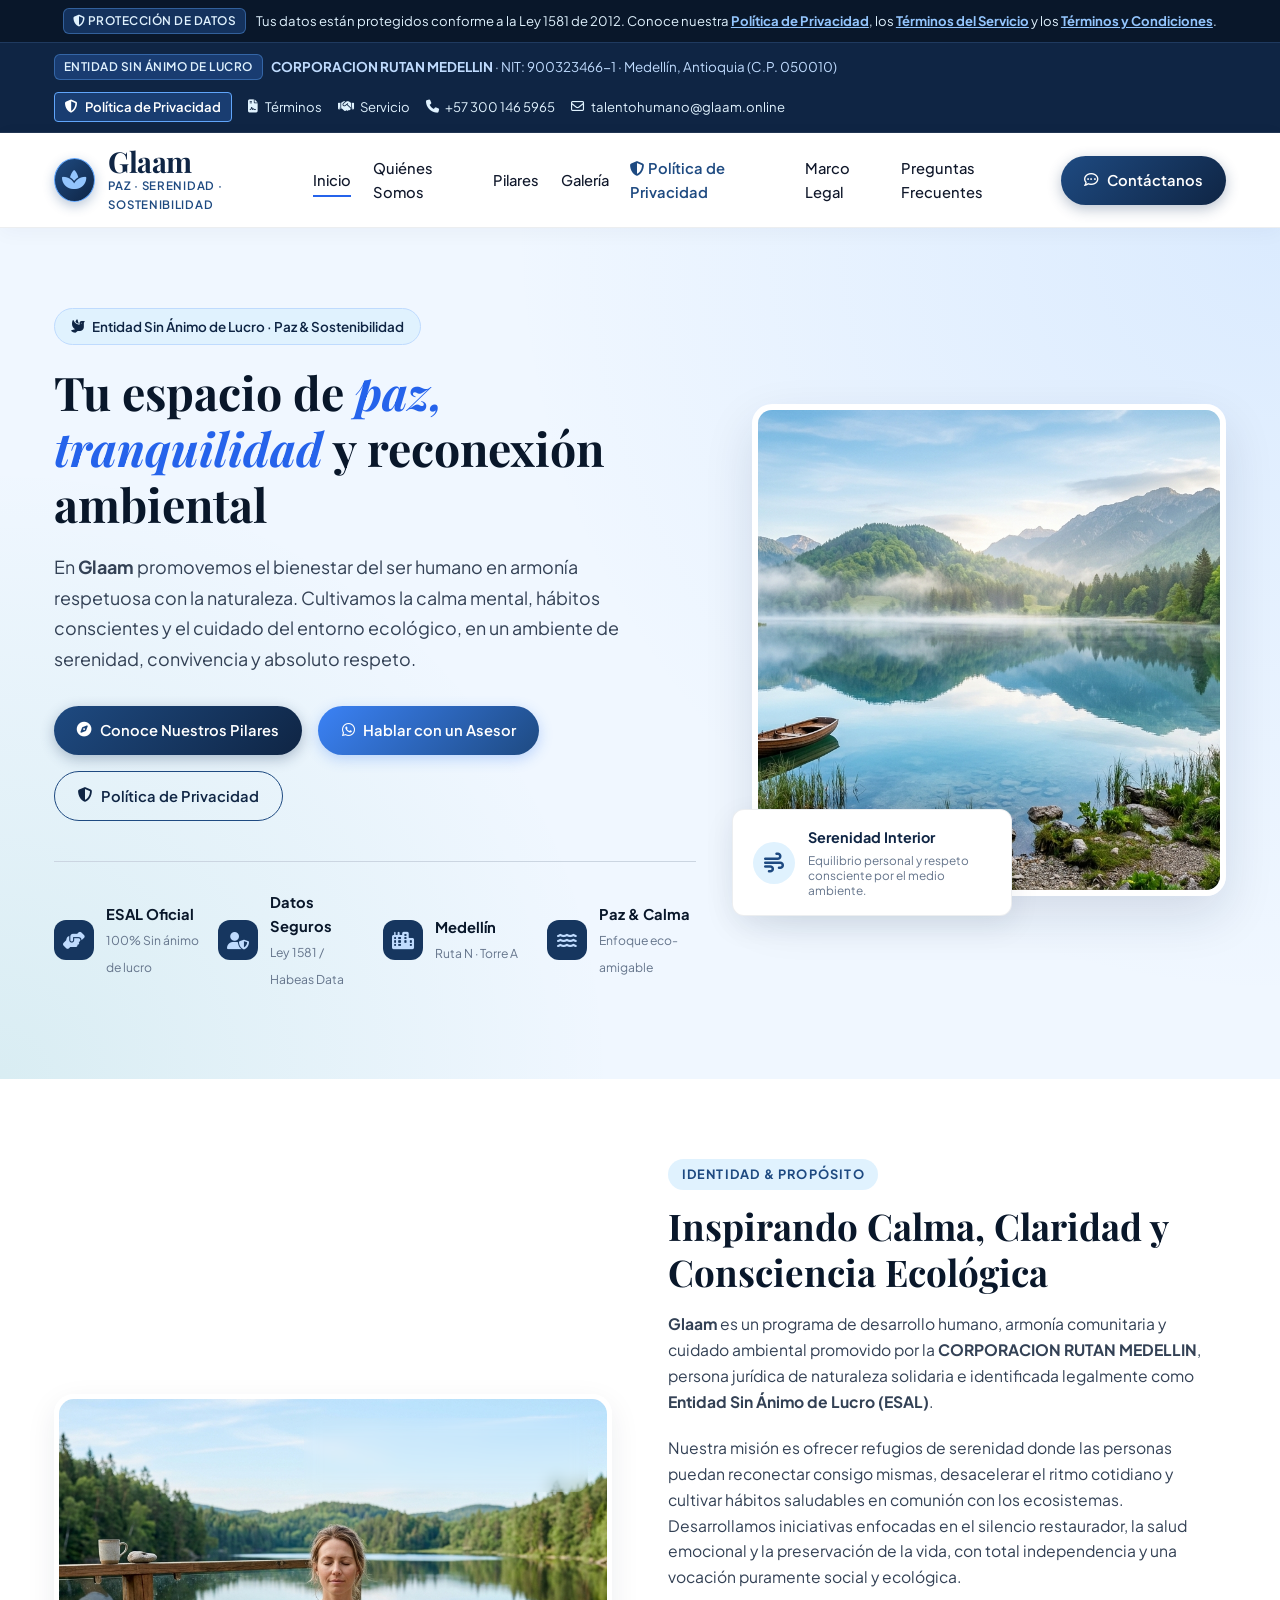
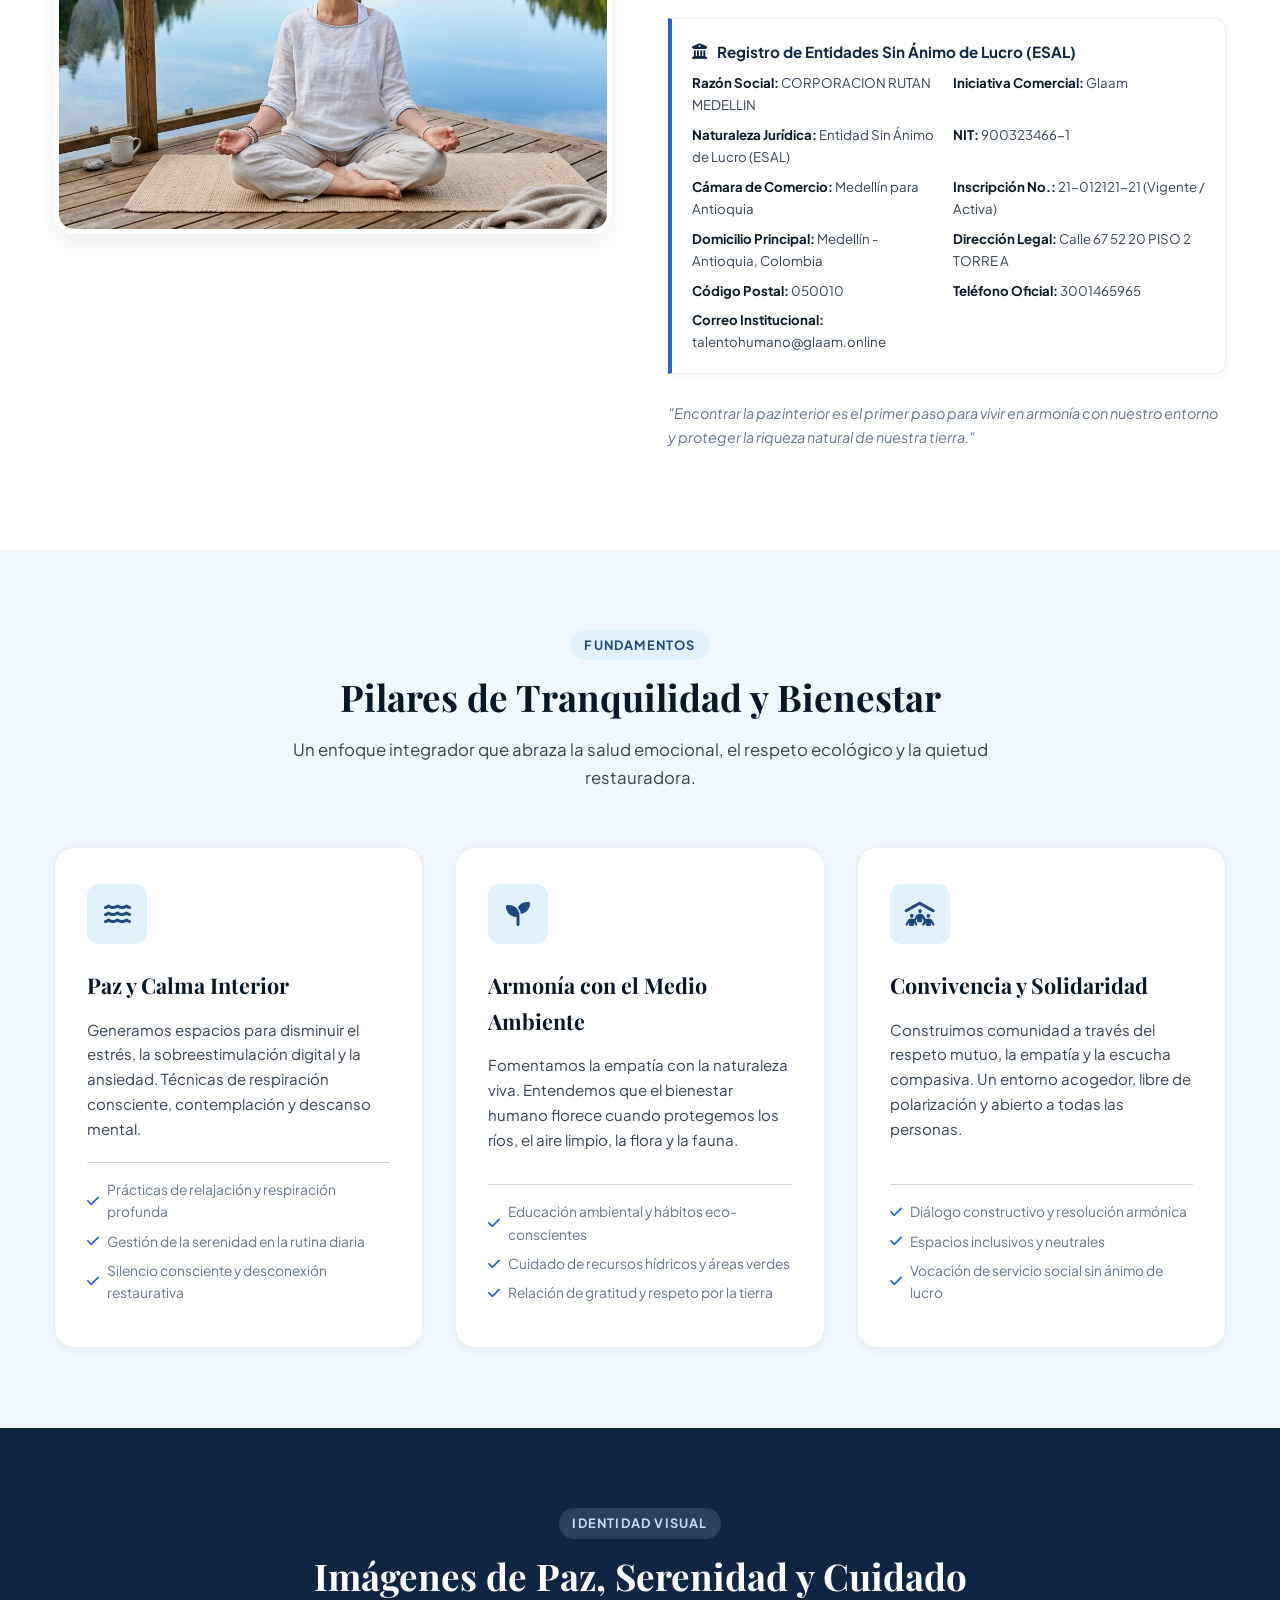
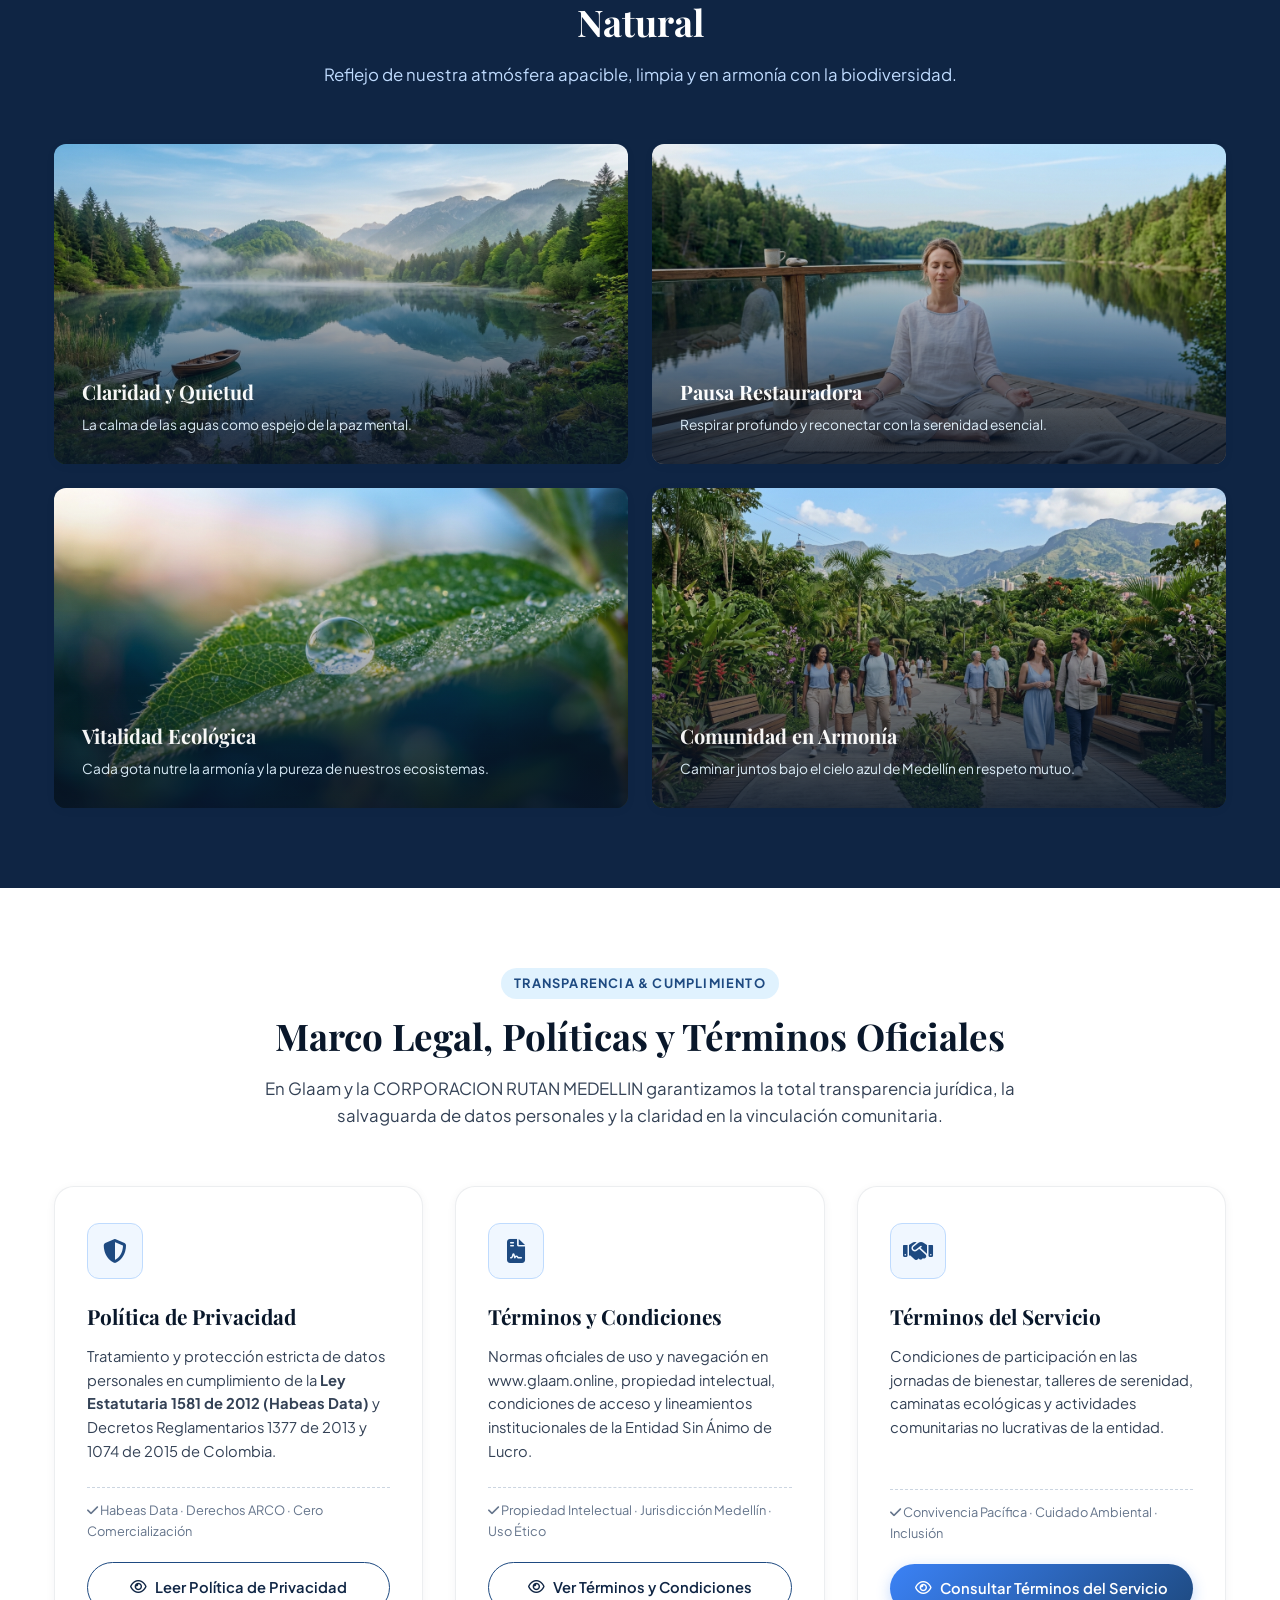
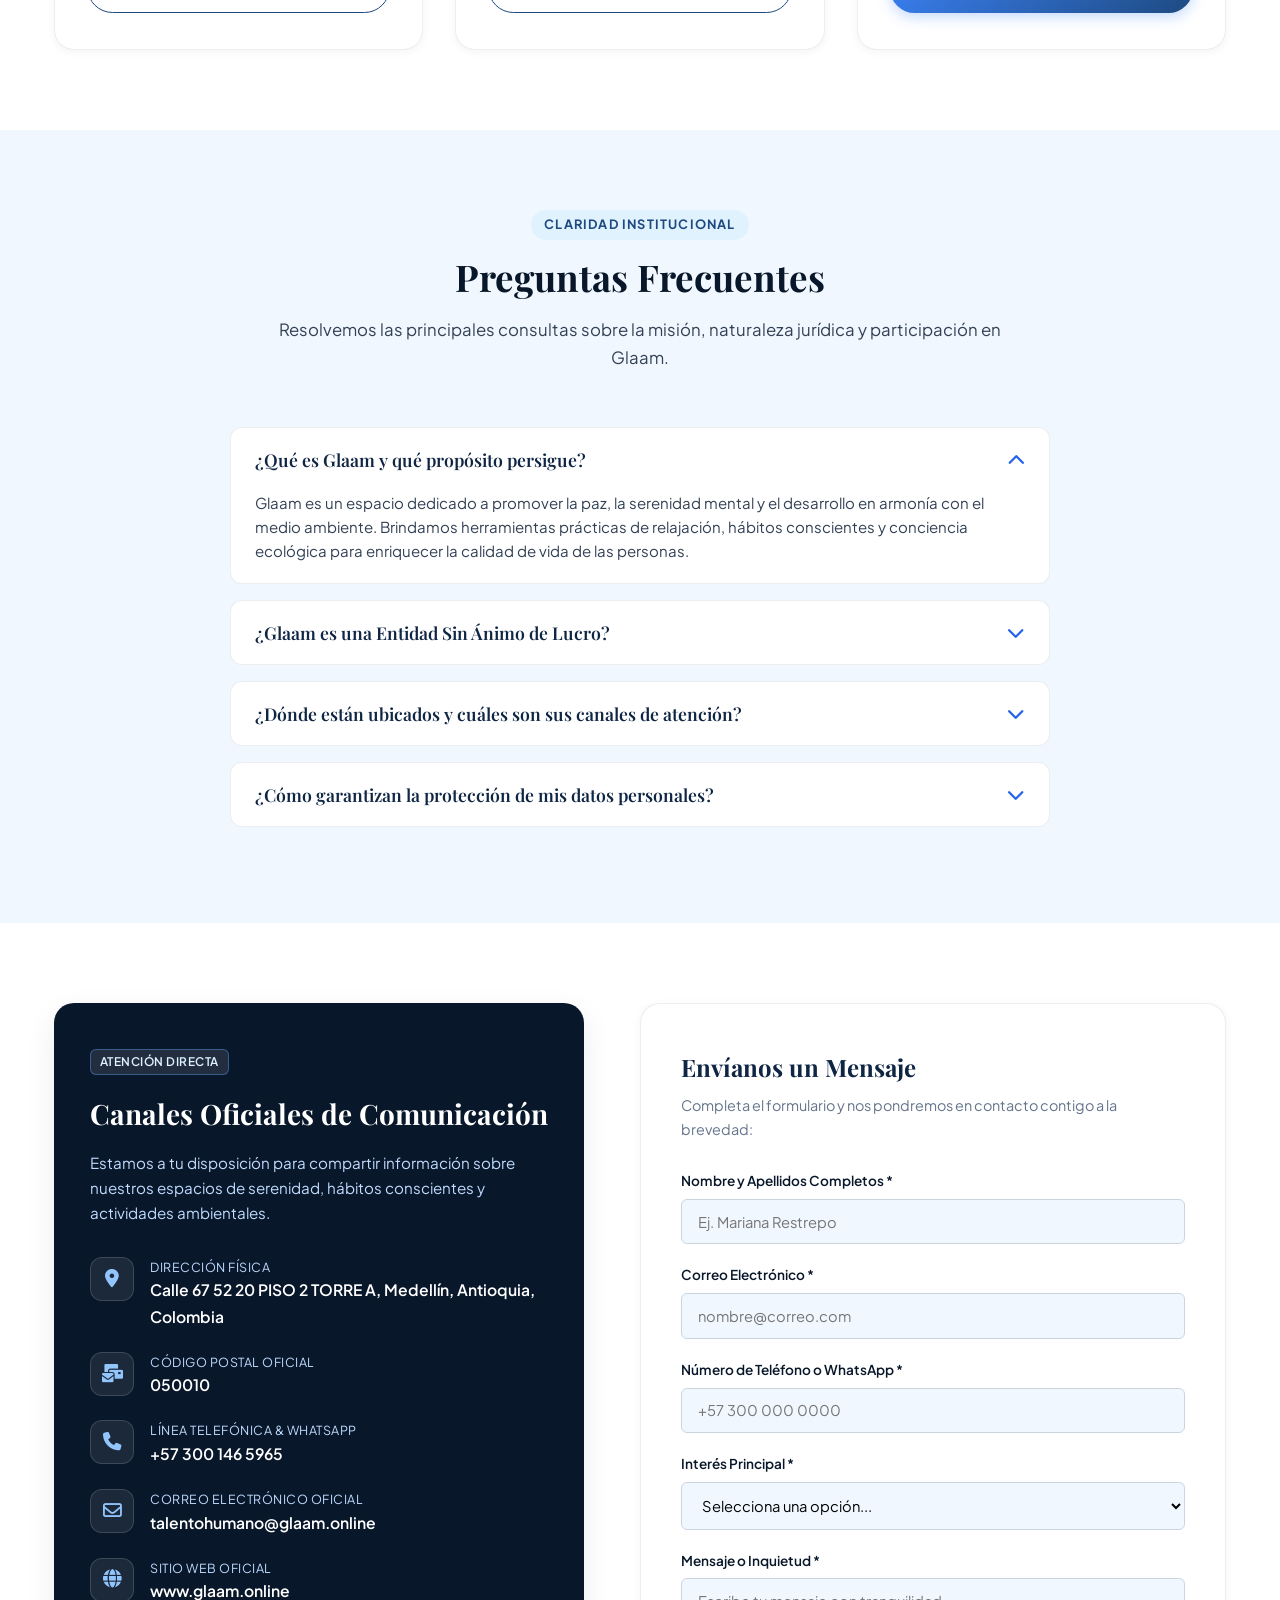
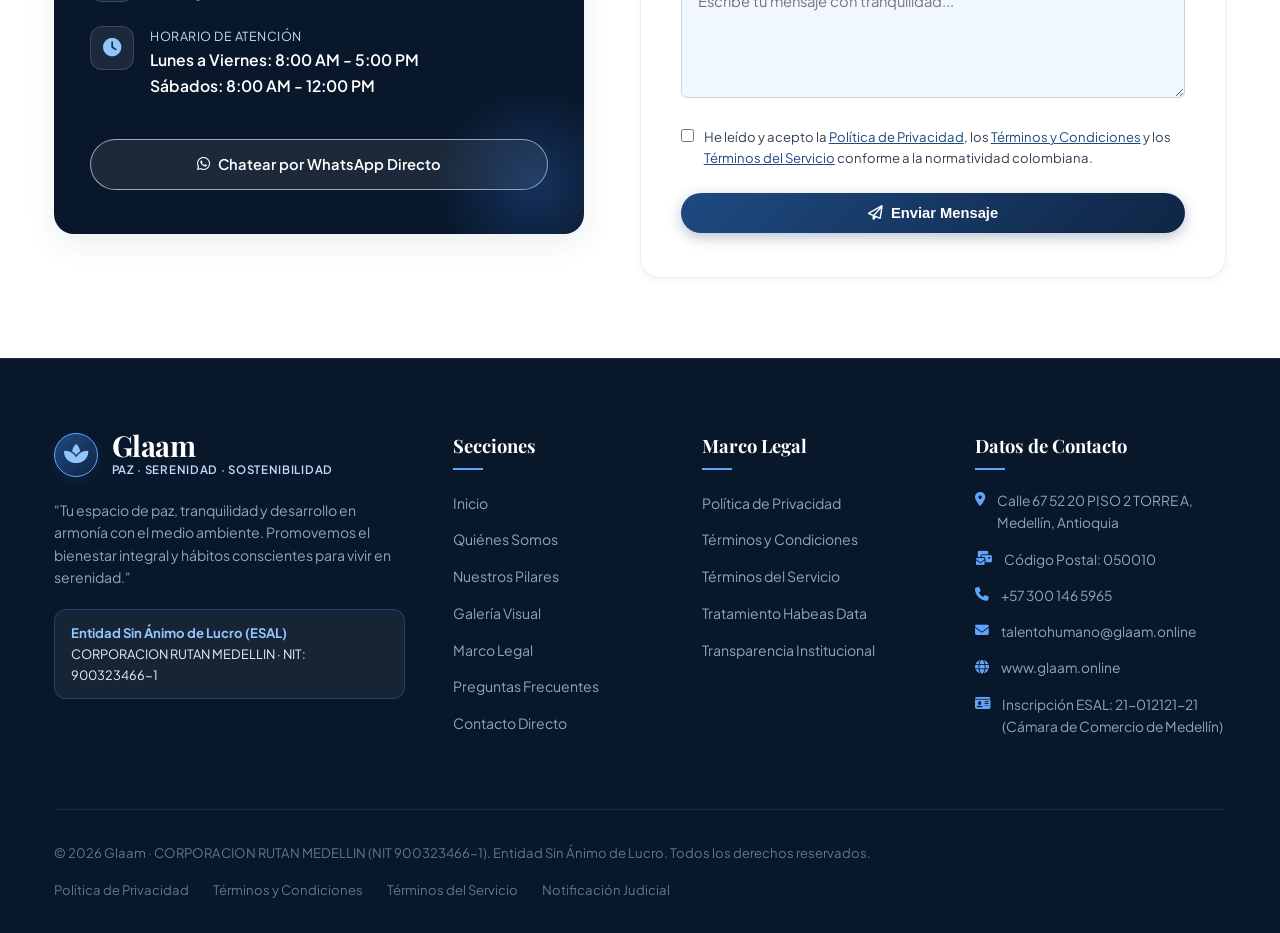
<file: index.html>
﻿<!DOCTYPE html>
<html lang="es">
<head>
    <meta name="facebook-domain-verification" content="gdc5pppdlln8n3auua3yg8jb3j5bbi" />
    <meta charset="UTF-8">
    <meta name="viewport" content="width=device-width, initial-scale=1.0">
    <title>Glaam | Paz, Tranquilidad y Armonía Ambiental · ESAL Medellín</title>
    <meta name="description" content="Glaam es un espacio de paz interior, serenidad y desarrollo amigable con el medio ambiente, impulsado por CORPORACION RUTAN MEDELLIN (NIT 900323466-1), Entidad Sin Ánimo de Lucro en Medellín, Antioquia.">
    <meta name="keywords" content="Glaam, paz, tranquilidad, bienestar, medio ambiente, sostenibilidad, serenidad, meditación, Medellín, Antioquia, Corporacion Ruta N, Entidad Sin Ánimo de Lucro, política de privacidad, términos y condiciones">
    <meta name="robots" content="index, follow">

    <!-- Open Graph / Meta -->
    <meta property="og:type" content="website">
    <meta property="og:url" content="https://www.glaam.online/">
    <meta property="og:title" content="Glaam | Paz, Serenidad y Armonía Ambiental">
    <meta property="og:description" content="Tu espacio de paz, tranquilidad y desarrollo en armonía con el medio ambiente. Entidad Sin Ánimo de Lucro en Medellín.">
    <meta property="og:image" content="https://www.glaam.online/glaam_paz_naturaleza_azul.jpg">

    <!-- Google Fonts -->
    <link rel="preconnect" href="https://fonts.googleapis.com">
    <link rel="preconnect" href="https://fonts.gstatic.com" crossorigin>
    <link href="https://fonts.googleapis.com/css2?family=Playfair+Display:ital,wght@0,600;0,700;1,400&family=Plus+Jakarta+Sans:wght@300;400;500;600;700&display=swap" rel="stylesheet">
    
    <!-- Font Awesome -->
    <link rel="stylesheet" href="https://cdnjs.cloudflare.com/ajax/libs/font-awesome/6.4.0/css/all.min.css">
    
    <!-- Estilos -->
    <link rel="stylesheet" href="styles.css">
</head>
<body>

    <!-- BANNER PERMANENTE DE PRIVACIDAD Y TRANSPARENCIA (INICIO DE PÁGINA) -->
    <div class="privacy-alert-banner">
        <div class="container privacy-alert-content">
            <span class="esal-badge-mini"><i class="fa-solid fa-shield-halved"></i> Protección de Datos</span>
            <span>Tus datos están protegidos conforme a la Ley 1581 de 2012. Conoce nuestra <a href="politica-de-privacidad.html"><strong>Política de Privacidad</strong></a>, los <a href="terminos-del-servicio.html"><strong>Términos del Servicio</strong></a> y los <a href="terminos-y-condiciones.html"><strong>Términos y Condiciones</strong></a>.</span>
        </div>
    </div>

    <!-- BARRA SUPERIOR INSTITUCIONAL -->
    <div class="top-bar">
        <div class="container top-bar-content">
            <div class="top-bar-badge">
                <span class="esal-badge-mini">Entidad Sin Ánimo de Lucro</span>
                <span><strong>CORPORACION RUTAN MEDELLIN</strong> · NIT: 900323466-1 · Medellín, Antioquia (C.P. 050010)</span>
            </div>
            <div class="top-bar-links">
                <a href="politica-de-privacidad.html" class="top-bar-privacy-btn"><i class="fa-solid fa-shield-halved"></i> Política de Privacidad</a>
                <a href="terminos-y-condiciones.html"><i class="fa-solid fa-file-contract"></i> Términos</a>
                <a href="terminos-del-servicio.html"><i class="fa-solid fa-handshake"></i> Servicio</a>
                <a href="tel:3001465965"><i class="fa-solid fa-phone"></i> +57 300 146 5965</a>
                <a href="mailto:talentohumano@glaam.online"><i class="fa-regular fa-envelope"></i> talentohumano@glaam.online</a>
            </div>
        </div>
    </div>

    <!-- NAVBAR NAVEGACIÓN -->
    <header class="navbar">
        <div class="container nav-container">
            <a href="index.html" class="brand-logo" aria-label="Glaam Inicio">
                <div class="logo-symbol">
                    <i class="fa-solid fa-spa"></i>
                </div>
                <div class="logo-text-block">
                    <span class="logo-title">Glaam</span>
                    <span class="logo-subtitle">Paz · Serenidad · Sostenibilidad</span>
                </div>
            </a>

            <nav class="nav-links">
                <a href="#inicio" class="nav-link active">Inicio</a>
                <a href="#quienes-somos" class="nav-link">Quiénes Somos</a>
                <a href="#pilares" class="nav-link">Pilares</a>
                <a href="#galeria" class="nav-link">Galería</a>
                <a href="politica-de-privacidad.html" class="nav-link nav-privacy-link"><i class="fa-solid fa-shield-halved"></i> Política de Privacidad</a>
                <a href="#marco-legal" class="nav-link">Marco Legal</a>
                <a href="#faq" class="nav-link">Preguntas Frecuentes</a>
                <a href="#contacto" class="btn btn-primary"><i class="fa-regular fa-comment-dots"></i> Contáctanos</a>
            </nav>

            <button class="mobile-menu-btn" aria-label="Menú de navegación">
                <i class="fa-solid fa-bars"></i>
            </button>
        </div>
    </header>

    <!-- SECCIÓN HERO -->
    <section id="inicio" class="hero">
        <div class="container">
            <div class="hero-grid">
                <div class="hero-content">
                    <div class="hero-badge">
                        <i class="fa-solid fa-dove"></i>
                        <span>Entidad Sin Ánimo de Lucro · Paz & Sostenibilidad</span>
                    </div>

                    <h1 class="hero-title">
                        Tu espacio de <span>paz, tranquilidad</span> y reconexión ambiental
                    </h1>

                    <p class="hero-description">
                        En <strong>Glaam</strong> promovemos el bienestar del ser humano en armonía respetuosa con la naturaleza. Cultivamos la calma mental, hábitos conscientes y el cuidado del entorno ecológico, en un ambiente de serenidad, convivencia y absoluto respeto.
                    </p>

                    <div class="hero-actions">
                        <a href="#pilares" class="btn btn-primary">
                            <i class="fa-solid fa-compass"></i> Conoce Nuestros Pilares
                        </a>
                        <a href="https://wa.me/573001465965?text=Hola,%20deseo%20conocer%20más%20sobre%20los%20espacios%20de%20bienestar%20y%20tranquilidad%20de%20Glaam" target="_blank" rel="noopener" class="btn btn-secondary">
                            <i class="fa-brands fa-whatsapp"></i> Hablar con un Asesor
                        </a>
                        <a href="politica-de-privacidad.html" class="btn btn-outline">
                            <i class="fa-solid fa-shield-halved"></i> Política de Privacidad
                        </a>
                    </div>

                    <div class="hero-trust-row-4">
                        <div class="trust-item">
                            <div class="trust-icon">
                                <i class="fa-solid fa-handshake-angle"></i>
                            </div>
                            <div class="trust-text">
                                <strong>ESAL Oficial</strong>
                                <span>100% Sin ánimo de lucro</span>
                            </div>
                        </div>

                        <div class="trust-item">
                            <div class="trust-icon">
                                <i class="fa-solid fa-user-shield"></i>
                            </div>
                            <div class="trust-text">
                                <a href="politica-de-privacidad.html"><strong>Datos Seguros</strong></a>
                                <span>Ley 1581 / Habeas Data</span>
                            </div>
                        </div>

                        <div class="trust-item">
                            <div class="trust-icon">
                                <i class="fa-solid fa-city"></i>
                            </div>
                            <div class="trust-text">
                                <strong>Medellín</strong>
                                <span>Ruta N · Torre A</span>
                            </div>
                        </div>

                        <div class="trust-item">
                            <div class="trust-icon">
                                <i class="fa-solid fa-water"></i>
                            </div>
                            <div class="trust-text">
                                <strong>Paz & Calma</strong>
                                <span>Enfoque eco-amigable</span>
                            </div>
                        </div>
                    </div>
                </div>

                <div class="hero-visual">
                    <div class="hero-image-card">
                        <img src="glaam_paz_naturaleza_azul.jpg" alt="Glaam - Paz, serenidad y naturaleza en azul">
                    </div>
                    <div class="floating-badge">
                        <div class="floating-badge-icon">
                            <i class="fa-solid fa-wind"></i>
                        </div>
                        <div class="floating-badge-text">
                            <h5>Serenidad Interior</h5>
                            <p>Equilibrio personal y respeto consciente por el medio ambiente.</p>
                        </div>
                    </div>
                </div>
            </div>
        </div>
    </section>

    <!-- SECCIÓN QUIÉNES SOMOS / INSTITUCIONAL -->
    <section id="quienes-somos" class="section section-bg-white">
        <div class="container">
            <div class="about-grid">
                <div class="about-image-wrapper">
                    <div class="about-image">
                        <img src="glaam_bienestar_serenidad.jpg" alt="Bienestar, meditación y tranquilidad en Glaam">
                    </div>
                    <div class="esal-verified-stamp">
                        <div class="esal-stamp-icon">
                            <i class="fa-solid fa-award"></i>
                        </div>
                        <div class="esal-stamp-text">
                            <strong>Entidad Sin Ánimo de Lucro</strong>
                            <span>Inscripción Activa Cámara de Comercio</span>
                        </div>
                    </div>
                </div>

                <div class="about-content">
                    <span class="section-tag">Identidad & Propósito</span>
                    <h2 class="section-title">Inspirando Calma, Claridad y Consciencia Ecológica</h2>
                    
                    <p>
                        <strong>Glaam</strong> es un programa de desarrollo humano, armonía comunitaria y cuidado ambiental promovido por la <strong>CORPORACION RUTAN MEDELLIN</strong>, persona jurídica de naturaleza solidaria e identificada legalmente como <strong>Entidad Sin Ánimo de Lucro (ESAL)</strong>.
                    </p>
                    <p>
                        Nuestra misión es ofrecer refugios de serenidad donde las personas puedan reconectar consigo mismas, desacelerar el ritmo cotidiano y cultivar hábitos saludables en comunión con los ecosistemas. Desarrollamos iniciativas enfocadas en el silencio restaurador, la salud emocional y la preservación de la vida, con total independencia y una vocación puramente social y ecológica.
                    </p>

                    <!-- CUADRO DE REGISTRO MERCANTIL CÁMARA DE COMERCIO DE MEDELLÍN -->
                    <div class="chamber-box" id="transparencia">
                        <div class="chamber-header">
                            <i class="fa-solid fa-building-columns"></i>
                            <span>Registro de Entidades Sin Ánimo de Lucro (ESAL)</span>
                        </div>
                        <ul class="chamber-list">
                            <li><strong>Razón Social:</strong> CORPORACION RUTAN MEDELLIN</li>
                            <li><strong>Iniciativa Comercial:</strong> Glaam</li>
                            <li><strong>Naturaleza Jurídica:</strong> Entidad Sin Ánimo de Lucro (ESAL)</li>
                            <li><strong>NIT:</strong> 900323466-1</li>
                            <li><strong>Cámara de Comercio:</strong> Medellín para Antioquia</li>
                            <li><strong>Inscripción No.:</strong> 21-012121-21 (Vigente / Activa)</li>
                            <li><strong>Domicilio Principal:</strong> Medellín - Antioquia, Colombia</li>
                            <li><strong>Dirección Legal:</strong> Calle 67 52 20 PISO 2 TORRE A</li>
                            <li><strong>Código Postal:</strong> 050010</li>
                            <li><strong>Teléfono Oficial:</strong> 3001465965</li>
                            <li><strong>Correo Institucional:</strong> talentohumano@glaam.online</li>
                        </ul>
                    </div>

                    <p style="font-size: 0.9rem; color: var(--text-muted); font-style: italic;">
                        "Encontrar la paz interior es el primer paso para vivir en armonía con nuestro entorno y proteger la riqueza natural de nuestra tierra."
                    </p>
                </div>
            </div>
        </div>
    </section>

    <!-- SECCIÓN PILARES FUNDAMENTALES -->
    <section id="pilares" class="section">
        <div class="container">
            <div class="section-header">
                <span class="section-tag">Fundamentos</span>
                <h2 class="section-title">Pilares de Tranquilidad y Bienestar</h2>
                <p class="section-desc">
                    Un enfoque integrador que abraza la salud emocional, el respeto ecológico y la quietud restauradora.
                </p>
            </div>

            <div class="pillars-grid">
                <!-- Pilar 1 -->
                <div class="pillar-card">
                    <div class="pillar-icon-box">
                        <i class="fa-solid fa-water"></i>
                    </div>
                    <h4>Paz y Calma Interior</h4>
                    <p>
                        Generamos espacios para disminuir el estrés, la sobreestimulación digital y la ansiedad. Técnicas de respiración consciente, contemplación y descanso mental.
                    </p>
                    <ul class="pillar-features">
                        <li><i class="fa-solid fa-check"></i> Prácticas de relajación y respiración profunda</li>
                        <li><i class="fa-solid fa-check"></i> Gestión de la serenidad en la rutina diaria</li>
                        <li><i class="fa-solid fa-check"></i> Silencio consciente y desconexión restaurativa</li>
                    </ul>
                </div>

                <!-- Pilar 2 -->
                <div class="pillar-card">
                    <div class="pillar-icon-box">
                        <i class="fa-solid fa-seedling"></i>
                    </div>
                    <h4>Armonía con el Medio Ambiente</h4>
                    <p>
                        Fomentamos la empatía con la naturaleza viva. Entendemos que el bienestar humano florece cuando protegemos los ríos, el aire limpio, la flora y la fauna.
                    </p>
                    <ul class="pillar-features">
                        <li><i class="fa-solid fa-check"></i> Educación ambiental y hábitos eco-conscientes</li>
                        <li><i class="fa-solid fa-check"></i> Cuidado de recursos hídricos y áreas verdes</li>
                        <li><i class="fa-solid fa-check"></i> Relación de gratitud y respeto por la tierra</li>
                    </ul>
                </div>

                <!-- Pilar 3 -->
                <div class="pillar-card">
                    <div class="pillar-icon-box">
                        <i class="fa-solid fa-people-roof"></i>
                    </div>
                    <h4>Convivencia y Solidaridad</h4>
                    <p>
                        Construimos comunidad a través del respeto mutuo, la empatía y la escucha compasiva. Un entorno acogedor, libre de polarización y abierto a todas las personas.
                    </p>
                    <ul class="pillar-features">
                        <li><i class="fa-solid fa-check"></i> Diálogo constructivo y resolución armónica</li>
                        <li><i class="fa-solid fa-check"></i> Espacios inclusivos y neutrales</li>
                        <li><i class="fa-solid fa-check"></i> Vocación de servicio social sin ánimo de lucro</li>
                    </ul>
                </div>
            </div>
        </div>
    </section>

    <!-- GALERÍA VISUAL (4 IMÁGENES OFICIALES) -->
    <section id="galeria" class="section section-bg-blue">
        <div class="container">
            <div class="section-header">
                <span class="section-tag light">Identidad Visual</span>
                <h2 class="section-title light">Imágenes de Paz, Serenidad y Cuidado Natural</h2>
                <p class="section-desc light">
                    Reflejo de nuestra atmósfera apacible, limpia y en armonía con la biodiversidad.
                </p>
            </div>

            <div class="gallery-grid-4">
                <div class="gallery-item">
                    <img src="glaam_paz_naturaleza_azul.jpg" alt="Aguas cristalinas y montañas en tonos azulados">
                    <div class="gallery-overlay">
                        <h5>Claridad y Quietud</h5>
                        <p>La calma de las aguas como espejo de la paz mental.</p>
                    </div>
                </div>

                <div class="gallery-item">
                    <img src="glaam_bienestar_serenidad.jpg" alt="Meditación y pausa consciente en entorno natural">
                    <div class="gallery-overlay">
                        <h5>Pausa Restauradora</h5>
                        <p>Respirar profundo y reconectar con la serenidad esencial.</p>
                    </div>
                </div>

                <div class="gallery-item">
                    <img src="glaam_sostenibilidad_armonia.jpg" alt="Rocío cristalino sobre hojas verdes en matices azules">
                    <div class="gallery-overlay">
                        <h5>Vitalidad Ecológica</h5>
                        <p>Cada gota nutre la armonía y la pureza de nuestros ecosistemas.</p>
                    </div>
                </div>

                <div class="gallery-item">
                    <img src="glaam_comunidad_eco_tranquilidad.jpg" alt="Personas disfrutando en armonía un parque ecológico en Medellín">
                    <div class="gallery-overlay">
                        <h5>Comunidad en Armonía</h5>
                        <p>Caminar juntos bajo el cielo azul de Medellín en respeto mutuo.</p>
                    </div>
                </div>
            </div>
        </div>
    </section>

    <!-- SECCIÓN MARCO LEGAL Y POLÍTICAS INSTITUCIONALES -->
    <section id="marco-legal" class="section section-bg-white">
        <div class="container">
            <div class="section-header">
                <span class="section-tag">Transparencia & Cumplimiento</span>
                <h2 class="section-title">Marco Legal, Políticas y Términos Oficiales</h2>
                <p class="section-desc">
                    En Glaam y la CORPORACION RUTAN MEDELLIN garantizamos la total transparencia jurídica, la salvaguarda de datos personales y la claridad en la vinculación comunitaria.
                </p>
            </div>

            <div class="legal-cards-grid">
                <!-- Tarjeta 1: Política de Privacidad -->
                <div class="legal-card">
                    <div class="legal-card-icon">
                        <i class="fa-solid fa-shield-halved"></i>
                    </div>
                    <h4>Política de Privacidad</h4>
                    <p>
                        Tratamiento y protección estricta de datos personales en cumplimiento de la <strong>Ley Estatutaria 1581 de 2012 (Habeas Data)</strong> y Decretos Reglamentarios 1377 de 2013 y 1074 de 2015 de Colombia.
                    </p>
                    <div class="legal-card-meta">
                        <i class="fa-solid fa-check"></i> Habeas Data · Derechos ARCO · Cero Comercialización
                    </div>
                    <a href="politica-de-privacidad.html" class="btn btn-outline legal-card-btn">
                        <i class="fa-regular fa-eye"></i> Leer Política de Privacidad
                    </a>
                </div>

                <!-- Tarjeta 2: Términos y Condiciones -->
                <div class="legal-card">
                    <div class="legal-card-icon">
                        <i class="fa-solid fa-file-contract"></i>
                    </div>
                    <h4>Términos y Condiciones</h4>
                    <p>
                        Normas oficiales de uso y navegación en www.glaam.online, propiedad intelectual, condiciones de acceso y lineamientos institucionales de la Entidad Sin Ánimo de Lucro.
                    </p>
                    <div class="legal-card-meta">
                        <i class="fa-solid fa-check"></i> Propiedad Intelectual · Jurisdicción Medellín · Uso Ético
                    </div>
                    <a href="terminos-y-condiciones.html" class="btn btn-outline legal-card-btn">
                        <i class="fa-regular fa-eye"></i> Ver Términos y Condiciones
                    </a>
                </div>

                <!-- Tarjeta 3: Términos del Servicio -->
                <div class="legal-card">
                    <div class="legal-card-icon">
                        <i class="fa-solid fa-handshake"></i>
                    </div>
                    <h4>Términos del Servicio</h4>
                    <p>
                        Condiciones de participación en las jornadas de bienestar, talleres de serenidad, caminatas ecológicas y actividades comunitarias no lucrativas de la entidad.
                    </p>
                    <div class="legal-card-meta">
                        <i class="fa-solid fa-check"></i> Convivencia Pacífica · Cuidado Ambiental · Inclusión
                    </div>
                    <a href="terminos-del-servicio.html" class="btn btn-secondary legal-card-btn">
                        <i class="fa-regular fa-eye"></i> Consultar Términos del Servicio
                    </a>
                </div>
            </div>
        </div>
    </section>

    <!-- PREGUNTAS FRECUENTES (FAQ) -->
    <section id="faq" class="section">
        <div class="container">
            <div class="section-header">
                <span class="section-tag">Claridad Institucional</span>
                <h2 class="section-title">Preguntas Frecuentes</h2>
                <p class="section-desc">
                    Resolvemos las principales consultas sobre la misión, naturaleza jurídica y participación en Glaam.
                </p>
            </div>

            <div class="faq-container">
                <div class="faq-item active">
                    <button class="faq-question">
                        <span>¿Qué es Glaam y qué propósito persigue?</span>
                        <i class="fa-solid fa-chevron-down"></i>
                    </button>
                    <div class="faq-answer">
                        Glaam es un espacio dedicado a promover la paz, la serenidad mental y el desarrollo en armonía con el medio ambiente. Brindamos herramientas prácticas de relajación, hábitos conscientes y conciencia ecológica para enriquecer la calidad de vida de las personas.
                    </div>
                </div>

                <div class="faq-item">
                    <button class="faq-question">
                        <span>¿Glaam es una Entidad Sin Ánimo de Lucro?</span>
                        <i class="fa-solid fa-chevron-down"></i>
                    </button>
                    <div class="faq-answer">
                        Sí. Glaam es una iniciativa institucional de la <strong>CORPORACION RUTAN MEDELLIN</strong>, persona jurídica constituida formalmente como <strong>Entidad Sin Ánimo de Lucro (ESAL)</strong>, con NIT 900323466-1 y registro ante la Cámara de Comercio de Medellín para Antioquia (Inscripción No. 21-012121-21).
                    </div>
                </div>

                <div class="faq-item">
                    <button class="faq-question">
                        <span>¿Dónde están ubicados y cuáles son sus canales de atención?</span>
                        <i class="fa-solid fa-chevron-down"></i>
                    </button>
                    <div class="faq-answer">
                        Nuestra sede principal se encuentra en <strong>Calle 67 52 20 PISO 2 TORRE A, Medellín, Antioquia, Colombia (C.P. 050010)</strong>. Puedes comunicarte vía telefónica o WhatsApp al <strong>+57 300 146 5965</strong>, por correo electrónico a <strong>talentohumano@glaam.online</strong> o en nuestra web oficial <strong>www.glaam.online</strong>.
                    </div>
                </div>

                <div class="faq-item">
                    <button class="faq-question">
                        <span>¿Cómo garantizan la protección de mis datos personales?</span>
                        <i class="fa-solid fa-chevron-down"></i>
                    </button>
                    <div class="faq-answer">
                        Bajo la Ley Estatutaria 1581 de 2012 (Habeas Data de Colombia), protegemos la confidencialidad de tu información bajo altos estándares de seguridad. Consulta en detalle nuestra <a href="politica-de-privacidad.html" style="color:var(--blue-700); text-decoration:underline;">Política de Privacidad</a>, los <a href="terminos-y-condiciones.html" style="color:var(--blue-700); text-decoration:underline;">Términos y Condiciones</a> y los <a href="terminos-del-servicio.html" style="color:var(--blue-700); text-decoration:underline;">Términos del Servicio</a>.
                    </div>
                </div>
            </div>
        </div>
    </section>

    <!-- SECCIÓN CONTACTO DIRECTO -->
    <section id="contacto" class="section section-bg-white">
        <div class="container">
            <div class="contact-grid">
                <!-- Información de contacto -->
                <div class="contact-info-card">
                    <span class="esal-badge-mini" style="background:rgba(255,255,255,0.1); margin-bottom:1rem; display:inline-block;">Atención Directa</span>
                    <h3>Canales Oficiales de Comunicación</h3>
                    <p>
                        Estamos a tu disposición para compartir información sobre nuestros espacios de serenidad, hábitos conscientes y actividades ambientales.
                    </p>

                    <div class="contact-channels">
                        <div class="channel-item">
                            <div class="channel-icon">
                                <i class="fa-solid fa-location-dot"></i>
                            </div>
                            <div class="channel-details">
                                <span>Dirección Física</span>
                                <strong>Calle 67 52 20 PISO 2 TORRE A, Medellín, Antioquia, Colombia</strong>
                            </div>
                        </div>

                        <div class="channel-item">
                            <div class="channel-icon">
                                <i class="fa-solid fa-envelopes-bulk"></i>
                            </div>
                            <div class="channel-details">
                                <span>Código Postal Oficial</span>
                                <strong>050010</strong>
                            </div>
                        </div>

                        <div class="channel-item">
                            <div class="channel-icon">
                                <i class="fa-solid fa-phone"></i>
                            </div>
                            <div class="channel-details">
                                <span>Línea Telefónica & WhatsApp</span>
                                <a href="tel:3001465965">+57 300 146 5965</a>
                            </div>
                        </div>

                        <div class="channel-item">
                            <div class="channel-icon">
                                <i class="fa-regular fa-envelope"></i>
                            </div>
                            <div class="channel-details">
                                <span>Correo Electrónico Oficial</span>
                                <a href="mailto:talentohumano@glaam.online">talentohumano@glaam.online</a>
                            </div>
                        </div>

                        <div class="channel-item">
                            <div class="channel-icon">
                                <i class="fa-solid fa-globe"></i>
                            </div>
                            <div class="channel-details">
                                <span>Sitio Web Oficial</span>
                                <a href="https://www.glaam.online" target="_blank" rel="noopener">www.glaam.online</a>
                            </div>
                        </div>

                        <div class="channel-item">
                            <div class="channel-icon">
                                <i class="fa-solid fa-clock"></i>
                            </div>
                            <div class="channel-details">
                                <span>Horario de Atención</span>
                                <strong>Lunes a Viernes: 8:00 AM - 5:00 PM<br>Sábados: 8:00 AM - 12:00 PM</strong>
                            </div>
                        </div>
                    </div>

                    <a href="https://wa.me/573001465965?text=Hola,%20deseo%20comunicarme%20con%20Glaam" target="_blank" rel="noopener" class="btn btn-outline-white" style="width: 100%;">
                        <i class="fa-brands fa-whatsapp"></i> Chatear por WhatsApp Directo
                    </a>
                </div>

                <!-- Formulario de contacto -->
                <div class="contact-form-card">
                    <h4>Envíanos un Mensaje</h4>
                    <p>Completa el formulario y nos pondremos en contacto contigo a la brevedad:</p>

                    <form id="glaam-contact-form">
                        <div class="form-group">
                            <label for="form-name">Nombre y Apellidos Completos *</label>
                            <input type="text" id="form-name" class="form-control" placeholder="Ej. Mariana Restrepo" required>
                        </div>

                        <div class="form-group">
                            <label for="form-email">Correo Electrónico *</label>
                            <input type="email" id="form-email" class="form-control" placeholder="nombre@correo.com" required>
                        </div>

                        <div class="form-group">
                            <label for="form-phone">Número de Teléfono o WhatsApp *</label>
                            <input type="tel" id="form-phone" class="form-control" placeholder="+57 300 000 0000" required>
                        </div>

                        <div class="form-group">
                            <label for="form-interest">Interés Principal *</label>
                            <select id="form-interest" class="form-control" required>
                                <option value="">Selecciona una opción...</option>
                                <option value="paz">Talleres de Paz Interior y Serenidad</option>
                                <option value="ambiente">Educación y Conciencia Ambiental</option>
                                <option value="institucional">Información Institucional / ESAL</option>
                                <option value="otro">Otra consulta</option>
                            </select>
                        </div>

                        <div class="form-group">
                            <label for="form-message">Mensaje o Inquietud *</label>
                            <textarea id="form-message" class="form-control" placeholder="Escribe tu mensaje con tranquilidad..." required></textarea>
                        </div>

                        <div class="form-checkbox">
                            <input type="checkbox" id="form-privacy" required>
                            <label for="form-privacy">
                                He leído y acepto la <a href="politica-de-privacidad.html" target="_blank">Política de Privacidad</a>, los <a href="terminos-y-condiciones.html" target="_blank">Términos y Condiciones</a> y los <a href="terminos-del-servicio.html" target="_blank">Términos del Servicio</a> conforme a la normatividad colombiana.
                            </label>
                        </div>

                        <button type="submit" class="btn btn-primary" style="width: 100%;">
                            <i class="fa-regular fa-paper-plane"></i> Enviar Mensaje
                        </button>
                    </form>
                </div>
            </div>
        </div>
    </section>

    <!-- FOOTER INSTITUCIONAL -->
    <footer class="site-footer">
        <div class="container">
            <div class="footer-grid">
                <!-- Columna 1: Marca y ESAL -->
                <div class="footer-col-brand">
                    <div class="brand-logo">
                        <div class="logo-symbol"><i class="fa-solid fa-spa"></i></div>
                        <div class="logo-text-block">
                            <span class="logo-title">Glaam</span>
                            <span class="logo-subtitle">Paz · Serenidad · Sostenibilidad</span>
                        </div>
                    </div>
                    <p>
                        "Tu espacio de paz, tranquilidad y desarrollo en armonía con el medio ambiente. Promovemos el bienestar integral y hábitos conscientes para vivir en serenidad."
                    </p>
                    <div class="footer-esal-badge">
                        <strong>Entidad Sin Ánimo de Lucro (ESAL)</strong>
                        <span>CORPORACION RUTAN MEDELLIN · NIT: 900323466-1</span>
                    </div>
                </div>

                <!-- Columna 2: Navegación -->
                <div>
                    <h4 class="footer-heading">Secciones</h4>
                    <ul class="footer-links">
                        <li><a href="#inicio">Inicio</a></li>
                        <li><a href="#quienes-somos">Quiénes Somos</a></li>
                        <li><a href="#pilares">Nuestros Pilares</a></li>
                        <li><a href="#galeria">Galería Visual</a></li>
                        <li><a href="#marco-legal">Marco Legal</a></li>
                        <li><a href="#faq">Preguntas Frecuentes</a></li>
                        <li><a href="#contacto">Contacto Directo</a></li>
                    </ul>
                </div>

                <!-- Columna 3: Legal & Cumplimiento -->
                <div>
                    <h4 class="footer-heading">Marco Legal</h4>
                    <ul class="footer-links">
                        <li><a href="politica-de-privacidad.html">Política de Privacidad</a></li>
                        <li><a href="terminos-y-condiciones.html">Términos y Condiciones</a></li>
                        <li><a href="terminos-del-servicio.html">Términos del Servicio</a></li>
                        <li><a href="politica-de-privacidad.html#habeas-data">Tratamiento Habeas Data</a></li>
                        <li><a href="#transparencia">Transparencia Institucional</a></li>
                    </ul>
                </div>

                <!-- Columna 4: Contacto Oficial -->
                <div>
                    <h4 class="footer-heading">Datos de Contacto</h4>
                    <ul class="footer-contact-list">
                        <li>
                            <i class="fa-solid fa-location-dot"></i>
                            <span>Calle 67 52 20 PISO 2 TORRE A, Medellín, Antioquia</span>
                        </li>
                        <li>
                            <i class="fa-solid fa-envelopes-bulk"></i>
                            <span>Código Postal: 050010</span>
                        </li>
                        <li>
                            <i class="fa-solid fa-phone"></i>
                            <span>+57 300 146 5965</span>
                        </li>
                        <li>
                            <i class="fa-solid fa-envelope"></i>
                            <span>talentohumano@glaam.online</span>
                        </li>
                        <li>
                            <i class="fa-solid fa-globe"></i>
                            <span>www.glaam.online</span>
                        </li>
                        <li>
                            <i class="fa-solid fa-id-card"></i>
                            <span>Inscripción ESAL: 21-012121-21 (Cámara de Comercio de Medellín)</span>
                        </li>
                    </ul>
                </div>
            </div>

            <div class="footer-bottom">
                <p>&copy; 2026 Glaam · CORPORACION RUTAN MEDELLIN (NIT 900323466-1). Entidad Sin Ánimo de Lucro. Todos los derechos reservados.</p>
                <div class="footer-legal-links">
                    <a href="politica-de-privacidad.html">Política de Privacidad</a>
                    <a href="terminos-y-condiciones.html">Términos y Condiciones</a>
                    <a href="terminos-del-servicio.html">Términos del Servicio</a>
                    <a href="mailto:talentohumano@glaam.online">Notificación Judicial</a>
                </div>
            </div>
        </div>
    </footer>

    <!-- Scripts -->
    <script src="app.js"></script>
</body>
</html>
</file>
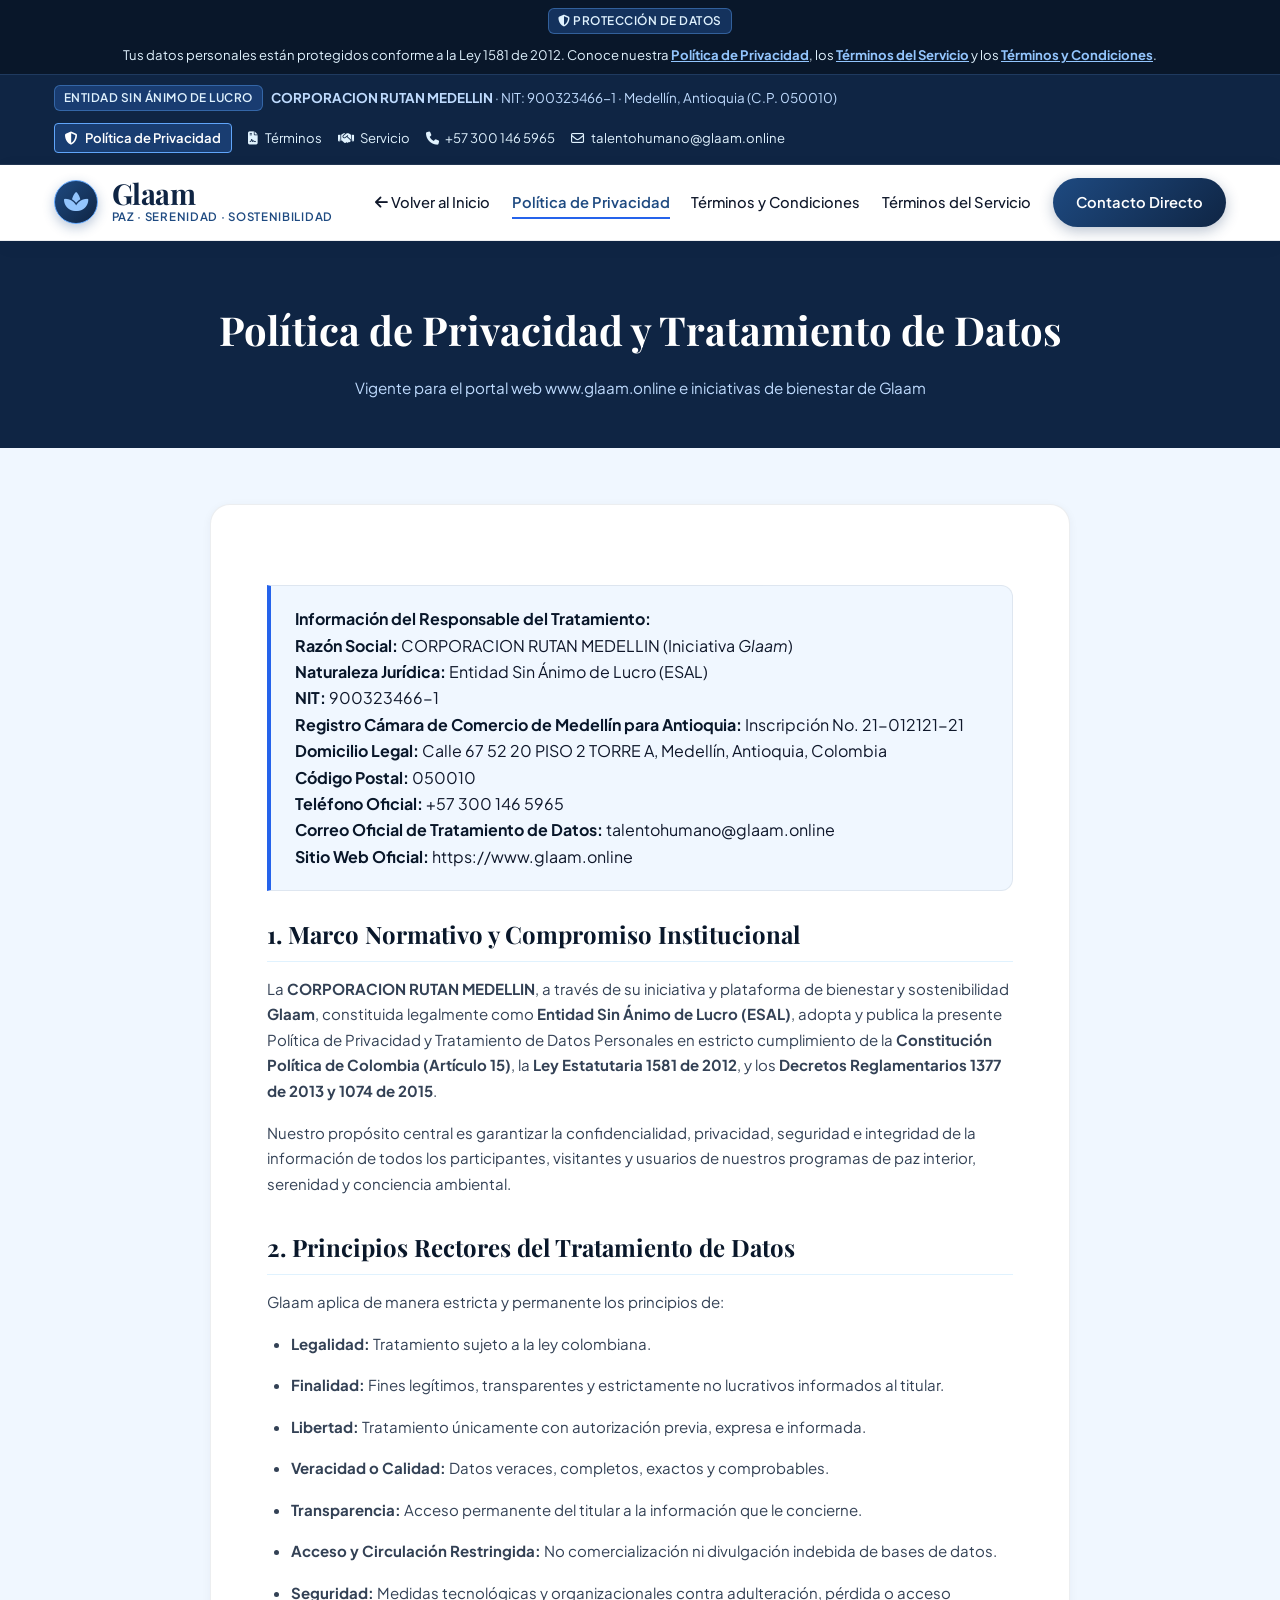
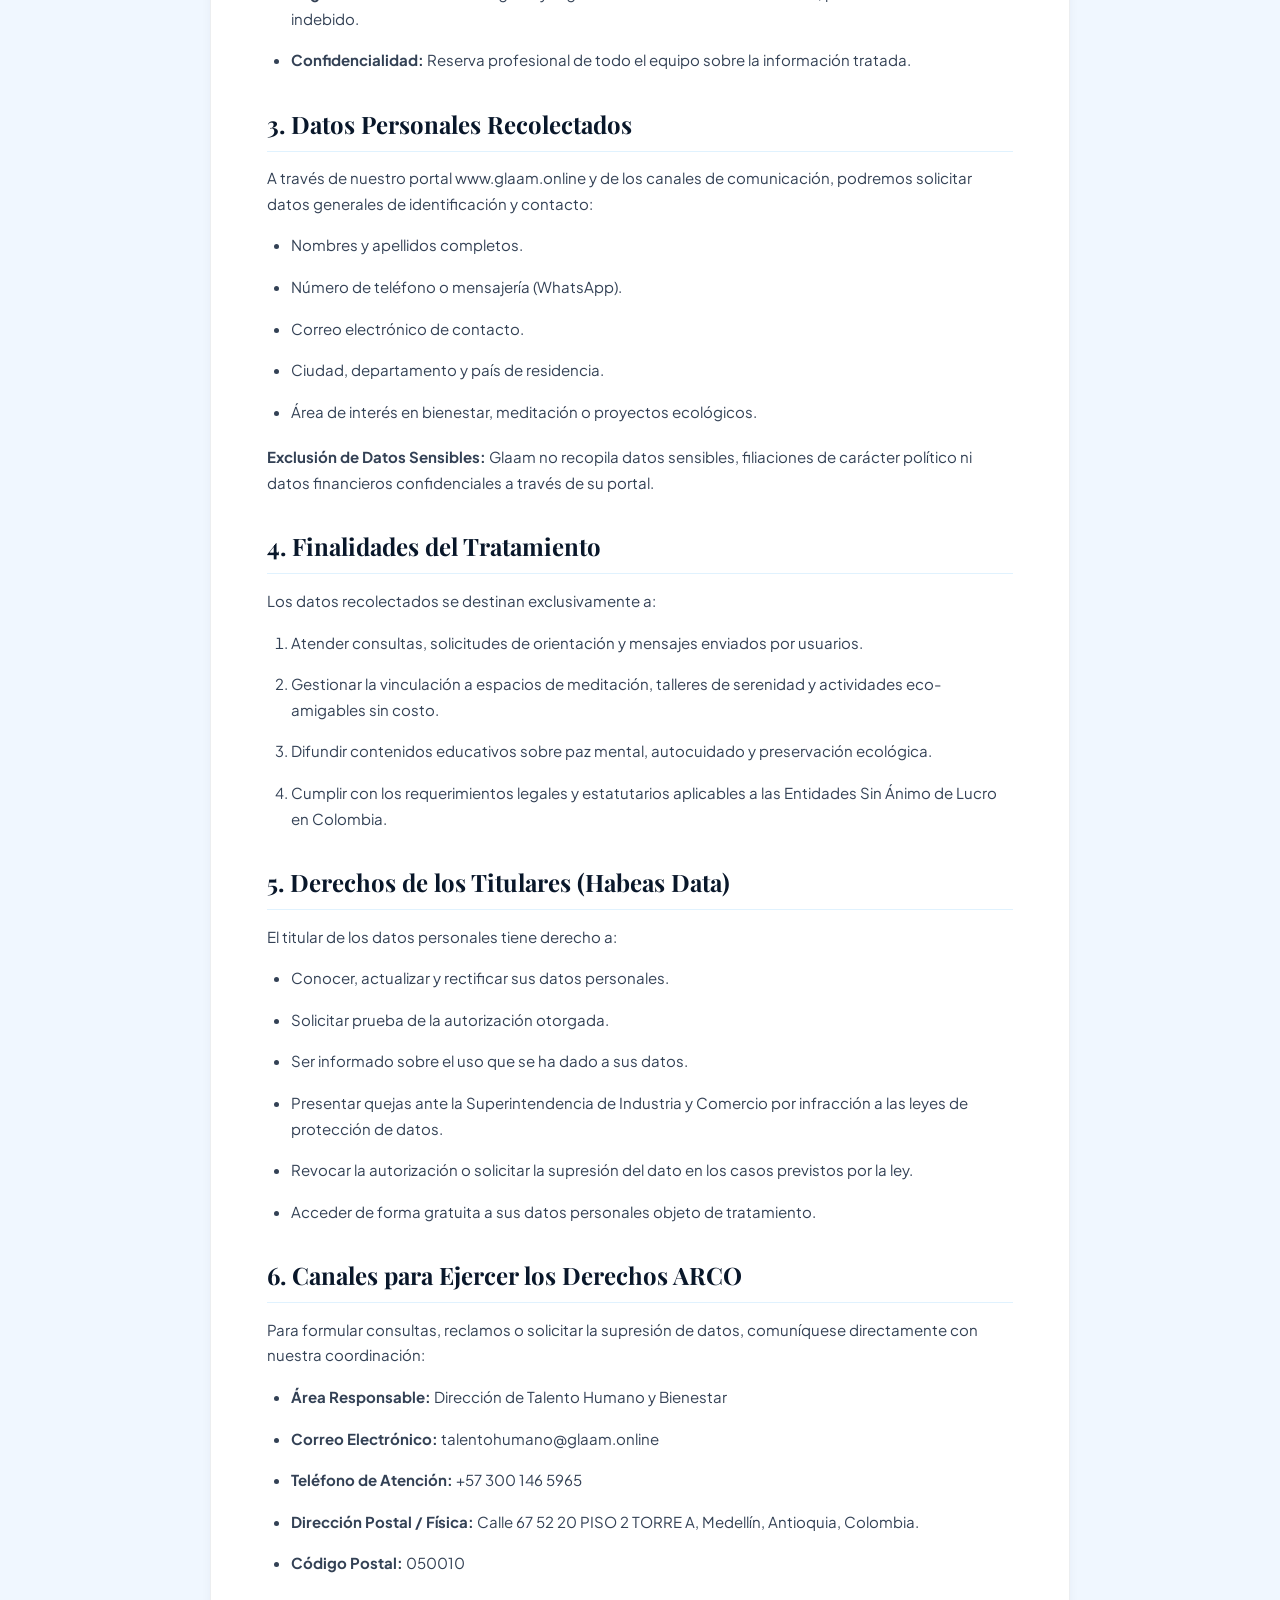
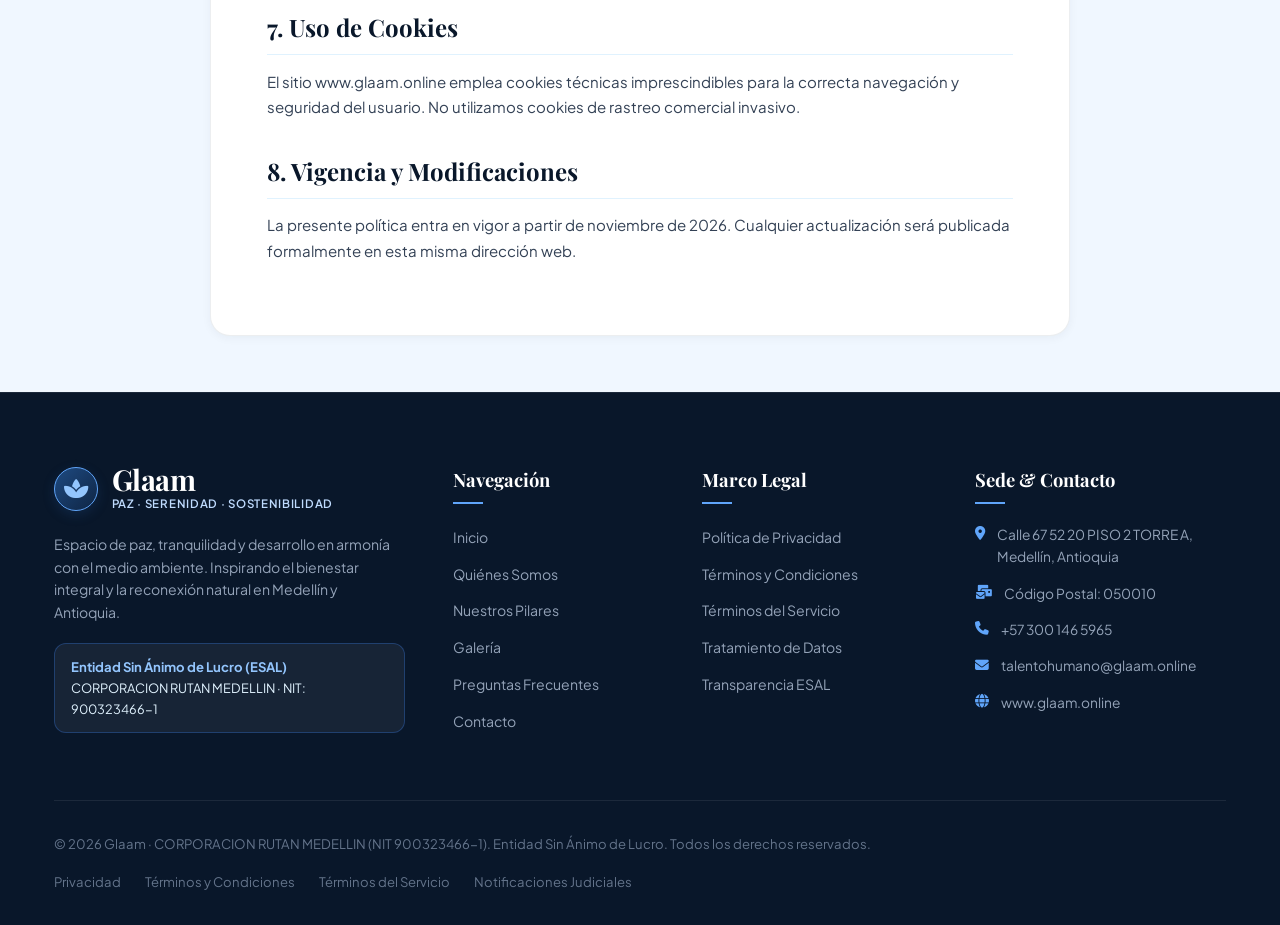
<file: politica-de-privacidad.html>
﻿<!DOCTYPE html>
<html lang="es">
<head>
    <meta charset="UTF-8">
    <meta name="viewport" content="width=device-width, initial-scale=1.0">
    <title>Política de Privacidad y Tratamiento de Datos Personales | Glaam</title>
    <meta name="description" content="Política de Privacidad y Tratamiento de Datos Personales de Glaam - CORPORACION RUTAN MEDELLIN (NIT 900323466-1), Entidad Sin Ánimo de Lucro en Medellín, Antioquia.">
    <meta name="robots" content="index, follow">

    <!-- Fuentes Google -->
    <link rel="preconnect" href="https://fonts.googleapis.com">
    <link rel="preconnect" href="https://fonts.gstatic.com" crossorigin>
    <link href="https://fonts.googleapis.com/css2?family=Playfair+Display:ital,wght@0,600;0,700;1,400&family=Plus+Jakarta+Sans:wght@300;400;500;600;700&display=swap" rel="stylesheet">
    <link rel="stylesheet" href="https://cdnjs.cloudflare.com/ajax/libs/font-awesome/6.4.0/css/all.min.css">
    <link rel="stylesheet" href="styles.css">
</head>
<body>

    <!-- BANNER PERMANENTE DE PRIVACIDAD Y TRANSPARENCIA (INICIO DE PÁGINA) -->
    <div class="privacy-alert-banner">
        <div class="container privacy-alert-content">
            <span class="esal-badge-mini"><i class="fa-solid fa-shield-halved"></i> Protección de Datos</span>
            <span>Tus datos personales están protegidos conforme a la Ley 1581 de 2012. Conoce nuestra <a href="politica-de-privacidad.html"><strong>Política de Privacidad</strong></a>, los <a href="terminos-del-servicio.html"><strong>Términos del Servicio</strong></a> y los <a href="terminos-y-condiciones.html"><strong>Términos y Condiciones</strong></a>.</span>
        </div>
    </div>

    <!-- TOP BAR INSTITUCIONAL -->
    <div class="top-bar">
        <div class="container top-bar-content">
            <div class="top-bar-badge">
                <span class="esal-badge-mini">Entidad Sin Ánimo de Lucro</span>
                <span><strong>CORPORACION RUTAN MEDELLIN</strong> · NIT: 900323466-1 · Medellín, Antioquia (C.P. 050010)</span>
            </div>
            <div class="top-bar-links">
                <a href="politica-de-privacidad.html" class="top-bar-privacy-btn"><i class="fa-solid fa-shield-halved"></i> Política de Privacidad</a>
                <a href="terminos-y-condiciones.html"><i class="fa-solid fa-file-contract"></i> Términos</a>
                <a href="terminos-del-servicio.html"><i class="fa-solid fa-handshake"></i> Servicio</a>
                <a href="tel:3001465965"><i class="fa-solid fa-phone"></i> +57 300 146 5965</a>
                <a href="mailto:talentohumano@glaam.online"><i class="fa-regular fa-envelope"></i> talentohumano@glaam.online</a>
            </div>
        </div>
    </div>

    <!-- NAVBAR -->
    <header class="navbar">
        <div class="container nav-container">
            <a href="index.html" class="brand-logo">
                <div class="logo-symbol">
                    <i class="fa-solid fa-spa"></i>
                </div>
                <div class="logo-text-block">
                    <span class="logo-title">Glaam</span>
                    <span class="logo-subtitle">Paz · Serenidad · Sostenibilidad</span>
                </div>
            </a>
            <nav class="nav-links">
                <a href="index.html" class="nav-link"><i class="fa-solid fa-arrow-left"></i> Volver al Inicio</a>
                <a href="politica-de-privacidad.html" class="nav-link nav-privacy-link active">Política de Privacidad</a>
                <a href="terminos-y-condiciones.html" class="nav-link">Términos y Condiciones</a>
                <a href="terminos-del-servicio.html" class="nav-link">Términos del Servicio</a>
                <a href="index.html#contacto" class="btn btn-primary">Contacto Directo</a>
            </nav>
            <button class="mobile-menu-btn" aria-label="Abrir menú">
                <i class="fa-solid fa-bars"></i>
            </button>
        </div>
    </header>

    <!-- HEADER LEGAL -->
    <section class="legal-header">
        <div class="container">
            <h1>Política de Privacidad y Tratamiento de Datos</h1>
            <p>Vigente para el portal web www.glaam.online e iniciativas de bienestar de Glaam</p>
        </div>
    </section>

    <!-- CUERPO LEGAL -->
    <main class="container">
        <article class="legal-body">

            <div class="legal-highlight-box">
                <strong>Información del Responsable del Tratamiento:</strong><br>
                <strong>Razón Social:</strong> CORPORACION RUTAN MEDELLIN (Iniciativa <em>Glaam</em>)<br>
                <strong>Naturaleza Jurídica:</strong> Entidad Sin Ánimo de Lucro (ESAL)<br>
                <strong>NIT:</strong> 900323466-1<br>
                <strong>Registro Cámara de Comercio de Medellín para Antioquia:</strong> Inscripción No. 21-012121-21<br>
                <strong>Domicilio Legal:</strong> Calle 67 52 20 PISO 2 TORRE A, Medellín, Antioquia, Colombia<br>
                <strong>Código Postal:</strong> 050010<br>
                <strong>Teléfono Oficial:</strong> +57 300 146 5965<br>
                <strong>Correo Oficial de Tratamiento de Datos:</strong> talentohumano@glaam.online<br>
                <strong>Sitio Web Oficial:</strong> https://www.glaam.online
            </div>

            <h2>1. Marco Normativo y Compromiso Institucional</h2>
            <p>La <strong>CORPORACION RUTAN MEDELLIN</strong>, a través de su iniciativa y plataforma de bienestar y sostenibilidad <strong>Glaam</strong>, constituida legalmente como <strong>Entidad Sin Ánimo de Lucro (ESAL)</strong>, adopta y publica la presente Política de Privacidad y Tratamiento de Datos Personales en estricto cumplimiento de la <strong>Constitución Política de Colombia (Artículo 15)</strong>, la <strong>Ley Estatutaria 1581 de 2012</strong>, y los <strong>Decretos Reglamentarios 1377 de 2013 y 1074 de 2015</strong>.</p>
            <p>Nuestro propósito central es garantizar la confidencialidad, privacidad, seguridad e integridad de la información de todos los participantes, visitantes y usuarios de nuestros programas de paz interior, serenidad y conciencia ambiental.</p>

            <h2>2. Principios Rectores del Tratamiento de Datos</h2>
            <p>Glaam aplica de manera estricta y permanente los principios de:</p>
            <ul>
                <li><strong>Legalidad:</strong> Tratamiento sujeto a la ley colombiana.</li>
                <li><strong>Finalidad:</strong> Fines legítimos, transparentes y estrictamente no lucrativos informados al titular.</li>
                <li><strong>Libertad:</strong> Tratamiento únicamente con autorización previa, expresa e informada.</li>
                <li><strong>Veracidad o Calidad:</strong> Datos veraces, completos, exactos y comprobables.</li>
                <li><strong>Transparencia:</strong> Acceso permanente del titular a la información que le concierne.</li>
                <li><strong>Acceso y Circulación Restringida:</strong> No comercialización ni divulgación indebida de bases de datos.</li>
                <li><strong>Seguridad:</strong> Medidas tecnológicas y organizacionales contra adulteración, pérdida o acceso indebido.</li>
                <li><strong>Confidencialidad:</strong> Reserva profesional de todo el equipo sobre la información tratada.</li>
            </ul>

            <h2>3. Datos Personales Recolectados</h2>
            <p>A través de nuestro portal www.glaam.online y de los canales de comunicación, podremos solicitar datos generales de identificación y contacto:</p>
            <ul>
                <li>Nombres y apellidos completos.</li>
                <li>Número de teléfono o mensajería (WhatsApp).</li>
                <li>Correo electrónico de contacto.</li>
                <li>Ciudad, departamento y país de residencia.</li>
                <li>Área de interés en bienestar, meditación o proyectos ecológicos.</li>
            </ul>
            <p><strong>Exclusión de Datos Sensibles:</strong> Glaam no recopila datos sensibles, filiaciones de carácter político ni datos financieros confidenciales a través de su portal.</p>

            <h2>4. Finalidades del Tratamiento</h2>
            <p>Los datos recolectados se destinan exclusivamente a:</p>
            <ol>
                <li>Atender consultas, solicitudes de orientación y mensajes enviados por usuarios.</li>
                <li>Gestionar la vinculación a espacios de meditación, talleres de serenidad y actividades eco-amigables sin costo.</li>
                <li>Difundir contenidos educativos sobre paz mental, autocuidado y preservación ecológica.</li>
                <li>Cumplir con los requerimientos legales y estatutarios aplicables a las Entidades Sin Ánimo de Lucro en Colombia.</li>
            </ol>

            <h2>5. Derechos de los Titulares (Habeas Data)</h2>
            <p>El titular de los datos personales tiene derecho a:</p>
            <ul>
                <li>Conocer, actualizar y rectificar sus datos personales.</li>
                <li>Solicitar prueba de la autorización otorgada.</li>
                <li>Ser informado sobre el uso que se ha dado a sus datos.</li>
                <li>Presentar quejas ante la Superintendencia de Industria y Comercio por infracción a las leyes de protección de datos.</li>
                <li>Revocar la autorización o solicitar la supresión del dato en los casos previstos por la ley.</li>
                <li>Acceder de forma gratuita a sus datos personales objeto de tratamiento.</li>
            </ul>

            <h2>6. Canales para Ejercer los Derechos ARCO</h2>
            <p>Para formular consultas, reclamos o solicitar la supresión de datos, comuníquese directamente con nuestra coordinación:</p>
            <ul>
                <li><strong>Área Responsable:</strong> Dirección de Talento Humano y Bienestar</li>
                <li><strong>Correo Electrónico:</strong> <a href="mailto:talentohumano@glaam.online">talentohumano@glaam.online</a></li>
                <li><strong>Teléfono de Atención:</strong> +57 300 146 5965</li>
                <li><strong>Dirección Postal / Física:</strong> Calle 67 52 20 PISO 2 TORRE A, Medellín, Antioquia, Colombia.</li>
                <li><strong>Código Postal:</strong> 050010</li>
            </ul>

            <h2>7. Uso de Cookies</h2>
            <p>El sitio www.glaam.online emplea cookies técnicas imprescindibles para la correcta navegación y seguridad del usuario. No utilizamos cookies de rastreo comercial invasivo.</p>

            <h2>8. Vigencia y Modificaciones</h2>
            <p>La presente política entra en vigor a partir de noviembre de 2026. Cualquier actualización será publicada formalmente en esta misma dirección web.</p>

        </article>
    </main>

    <!-- FOOTER INSTITUCIONAL -->
    <footer class="site-footer">
        <div class="container">
            <div class="footer-grid">
                <div class="footer-col-brand">
                    <div class="brand-logo">
                        <div class="logo-symbol"><i class="fa-solid fa-spa"></i></div>
                        <div class="logo-text-block">
                            <span class="logo-title">Glaam</span>
                            <span class="logo-subtitle">Paz · Serenidad · Sostenibilidad</span>
                        </div>
                    </div>
                    <p>Espacio de paz, tranquilidad y desarrollo en armonía con el medio ambiente. Inspirando el bienestar integral y la reconexión natural en Medellín y Antioquia.</p>
                    <div class="footer-esal-badge">
                        <strong>Entidad Sin Ánimo de Lucro (ESAL)</strong>
                        <span>CORPORACION RUTAN MEDELLIN · NIT: 900323466-1</span>
                    </div>
                </div>

                <div>
                    <h4 class="footer-heading">Navegación</h4>
                    <ul class="footer-links">
                        <li><a href="index.html">Inicio</a></li>
                        <li><a href="index.html#quienes-somos">Quiénes Somos</a></li>
                        <li><a href="index.html#pilares">Nuestros Pilares</a></li>
                        <li><a href="index.html#galeria">Galería</a></li>
                        <li><a href="index.html#faq">Preguntas Frecuentes</a></li>
                        <li><a href="index.html#contacto">Contacto</a></li>
                    </ul>
                </div>

                <div>
                    <h4 class="footer-heading">Marco Legal</h4>
                    <ul class="footer-links">
                        <li><a href="politica-de-privacidad.html">Política de Privacidad</a></li>
                        <li><a href="terminos-y-condiciones.html">Términos y Condiciones</a></li>
                        <li><a href="terminos-del-servicio.html">Términos del Servicio</a></li>
                        <li><a href="politica-de-privacidad.html#habeas-data">Tratamiento de Datos</a></li>
                        <li><a href="index.html#transparencia">Transparencia ESAL</a></li>
                    </ul>
                </div>

                <div>
                    <h4 class="footer-heading">Sede & Contacto</h4>
                    <ul class="footer-contact-list">
                        <li><i class="fa-solid fa-location-dot"></i> <span>Calle 67 52 20 PISO 2 TORRE A, Medellín, Antioquia</span></li>
                        <li><i class="fa-solid fa-envelopes-bulk"></i> <span>Código Postal: 050010</span></li>
                        <li><i class="fa-solid fa-phone"></i> <span>+57 300 146 5965</span></li>
                        <li><i class="fa-solid fa-envelope"></i> <span>talentohumano@glaam.online</span></li>
                        <li><i class="fa-solid fa-globe"></i> <span>www.glaam.online</span></li>
                    </ul>
                </div>
            </div>

            <div class="footer-bottom">
                <p>&copy; 2026 Glaam · CORPORACION RUTAN MEDELLIN (NIT 900323466-1). Entidad Sin Ánimo de Lucro. Todos los derechos reservados.</p>
                <div class="footer-legal-links">
                    <a href="politica-de-privacidad.html">Privacidad</a>
                    <a href="terminos-y-condiciones.html">Términos y Condiciones</a>
                    <a href="terminos-del-servicio.html">Términos del Servicio</a>
                    <a href="mailto:talentohumano@glaam.online">Notificaciones Judiciales</a>
                </div>
            </div>
        </div>
    </footer>

    <script src="app.js"></script>
</body>
</html>
</file>
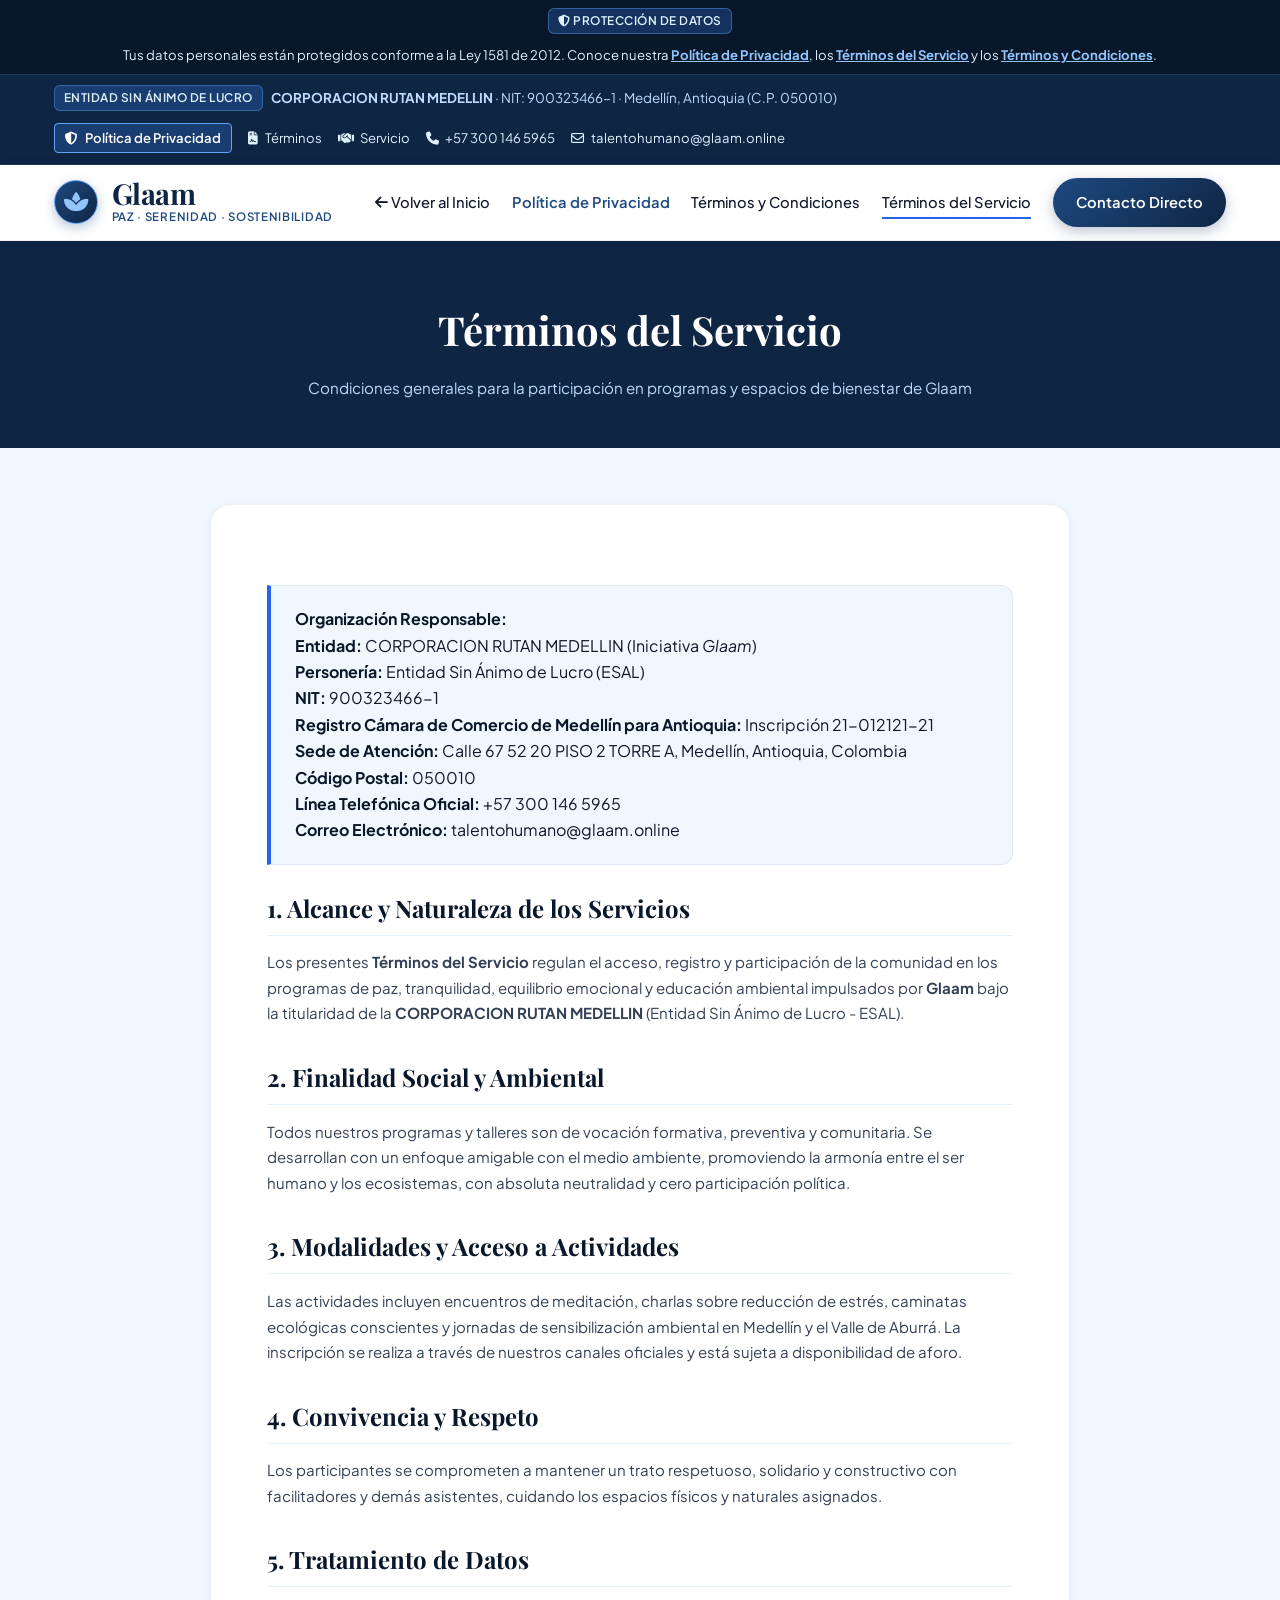
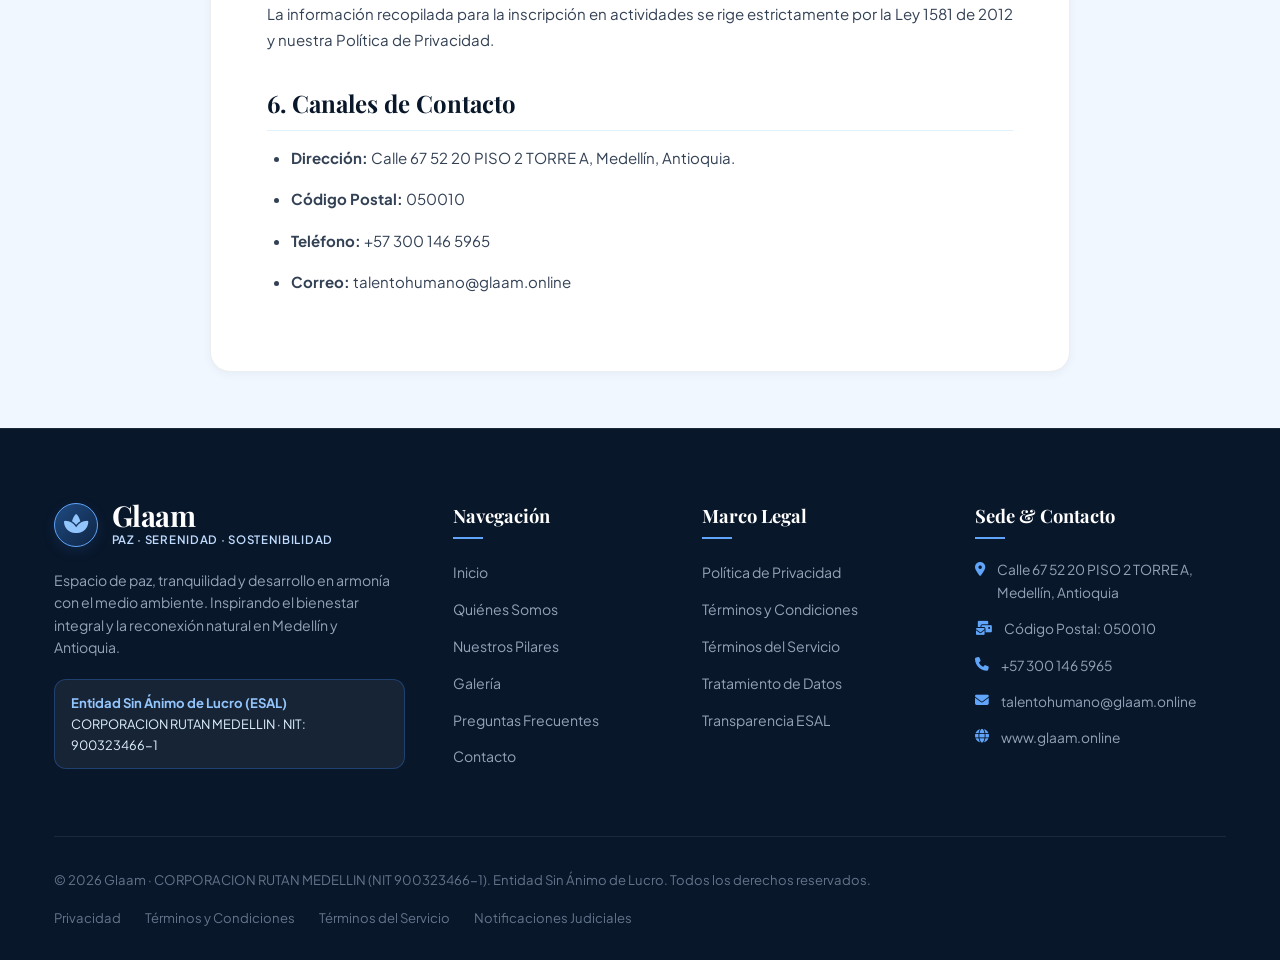
<file: terminos-del-servicio.html>
﻿<!DOCTYPE html>
<html lang="es">
<head>
    <meta charset="UTF-8">
    <meta name="viewport" content="width=device-width, initial-scale=1.0">
    <title>Términos del Servicio | Glaam</title>
    <meta name="description" content="Términos del Servicio de Glaam - CORPORACION RUTAN MEDELLIN (NIT 900323466-1), Entidad Sin Ánimo de Lucro en Medellín, Antioquia.">
    <meta name="robots" content="index, follow">

    <!-- Fuentes Google -->
    <link rel="preconnect" href="https://fonts.googleapis.com">
    <link rel="preconnect" href="https://fonts.gstatic.com" crossorigin>
    <link href="https://fonts.googleapis.com/css2?family=Playfair+Display:ital,wght@0,600;0,700;1,400&family=Plus+Jakarta+Sans:wght@300;400;500;600;700&display=swap" rel="stylesheet">
    <link rel="stylesheet" href="https://cdnjs.cloudflare.com/ajax/libs/font-awesome/6.4.0/css/all.min.css">
    <link rel="stylesheet" href="styles.css">
</head>
<body>

    <!-- BANNER PERMANENTE DE PRIVACIDAD Y TRANSPARENCIA (INICIO DE PÁGINA) -->
    <div class="privacy-alert-banner">
        <div class="container privacy-alert-content">
            <span class="esal-badge-mini"><i class="fa-solid fa-shield-halved"></i> Protección de Datos</span>
            <span>Tus datos personales están protegidos conforme a la Ley 1581 de 2012. Conoce nuestra <a href="politica-de-privacidad.html"><strong>Política de Privacidad</strong></a>, los <a href="terminos-del-servicio.html"><strong>Términos del Servicio</strong></a> y los <a href="terminos-y-condiciones.html"><strong>Términos y Condiciones</strong></a>.</span>
        </div>
    </div>

    <!-- TOP BAR INSTITUCIONAL -->
    <div class="top-bar">
        <div class="container top-bar-content">
            <div class="top-bar-badge">
                <span class="esal-badge-mini">Entidad Sin Ánimo de Lucro</span>
                <span><strong>CORPORACION RUTAN MEDELLIN</strong> · NIT: 900323466-1 · Medellín, Antioquia (C.P. 050010)</span>
            </div>
            <div class="top-bar-links">
                <a href="politica-de-privacidad.html" class="top-bar-privacy-btn"><i class="fa-solid fa-shield-halved"></i> Política de Privacidad</a>
                <a href="terminos-y-condiciones.html"><i class="fa-solid fa-file-contract"></i> Términos</a>
                <a href="terminos-del-servicio.html"><i class="fa-solid fa-handshake"></i> Servicio</a>
                <a href="tel:3001465965"><i class="fa-solid fa-phone"></i> +57 300 146 5965</a>
                <a href="mailto:talentohumano@glaam.online"><i class="fa-regular fa-envelope"></i> talentohumano@glaam.online</a>
            </div>
        </div>
    </div>

    <!-- NAVBAR -->
    <header class="navbar">
        <div class="container nav-container">
            <a href="index.html" class="brand-logo">
                <div class="logo-symbol">
                    <i class="fa-solid fa-spa"></i>
                </div>
                <div class="logo-text-block">
                    <span class="logo-title">Glaam</span>
                    <span class="logo-subtitle">Paz · Serenidad · Sostenibilidad</span>
                </div>
            </a>
            <nav class="nav-links">
                <a href="index.html" class="nav-link"><i class="fa-solid fa-arrow-left"></i> Volver al Inicio</a>
                <a href="politica-de-privacidad.html" class="nav-link nav-privacy-link">Política de Privacidad</a>
                <a href="terminos-y-condiciones.html" class="nav-link">Términos y Condiciones</a>
                <a href="terminos-del-servicio.html" class="nav-link active">Términos del Servicio</a>
                <a href="index.html#contacto" class="btn btn-primary">Contacto Directo</a>
            </nav>
            <button class="mobile-menu-btn" aria-label="Abrir menú">
                <i class="fa-solid fa-bars"></i>
            </button>
        </div>
    </header>

    <!-- HEADER LEGAL -->
    <section class="legal-header">
        <div class="container">
            <h1>Términos del Servicio</h1>
            <p>Condiciones generales para la participación en programas y espacios de bienestar de Glaam</p>
        </div>
    </section>

    <!-- CUERPO LEGAL -->
    <main class="container">
        <article class="legal-body">

            <div class="legal-highlight-box">
                <strong>Organización Responsable:</strong><br>
                <strong>Entidad:</strong> CORPORACION RUTAN MEDELLIN (Iniciativa <em>Glaam</em>)<br>
                <strong>Personería:</strong> Entidad Sin Ánimo de Lucro (ESAL)<br>
                <strong>NIT:</strong> 900323466-1<br>
                <strong>Registro Cámara de Comercio de Medellín para Antioquia:</strong> Inscripción 21-012121-21<br>
                <strong>Sede de Atención:</strong> Calle 67 52 20 PISO 2 TORRE A, Medellín, Antioquia, Colombia<br>
                <strong>Código Postal:</strong> 050010<br>
                <strong>Línea Telefónica Oficial:</strong> +57 300 146 5965<br>
                <strong>Correo Electrónico:</strong> talentohumano@glaam.online
            </div>

            <h2>1. Alcance y Naturaleza de los Servicios</h2>
            <p>Los presentes <strong>Términos del Servicio</strong> regulan el acceso, registro y participación de la comunidad en los programas de paz, tranquilidad, equilibrio emocional y educación ambiental impulsados por <strong>Glaam</strong> bajo la titularidad de la <strong>CORPORACION RUTAN MEDELLIN</strong> (Entidad Sin Ánimo de Lucro - ESAL).</p>

            <h2>2. Finalidad Social y Ambiental</h2>
            <p>Todos nuestros programas y talleres son de vocación formativa, preventiva y comunitaria. Se desarrollan con un enfoque amigable con el medio ambiente, promoviendo la armonía entre el ser humano y los ecosistemas, con absoluta neutralidad y cero participación política.</p>

            <h2>3. Modalidades y Acceso a Actividades</h2>
            <p>Las actividades incluyen encuentros de meditación, charlas sobre reducción de estrés, caminatas ecológicas conscientes y jornadas de sensibilización ambiental en Medellín y el Valle de Aburrá. La inscripción se realiza a través de nuestros canales oficiales y está sujeta a disponibilidad de aforo.</p>

            <h2>4. Convivencia y Respeto</h2>
            <p>Los participantes se comprometen a mantener un trato respetuoso, solidario y constructivo con facilitadores y demás asistentes, cuidando los espacios físicos y naturales asignados.</p>

            <h2>5. Tratamiento de Datos</h2>
            <p>La información recopilada para la inscripción en actividades se rige estrictamente por la Ley 1581 de 2012 y nuestra <a href="politica-de-privacidad.html">Política de Privacidad</a>.</p>

            <h2>6. Canales de Contacto</h2>
            <ul>
                <li><strong>Dirección:</strong> Calle 67 52 20 PISO 2 TORRE A, Medellín, Antioquia.</li>
                <li><strong>Código Postal:</strong> 050010</li>
                <li><strong>Teléfono:</strong> +57 300 146 5965</li>
                <li><strong>Correo:</strong> <a href="mailto:talentohumano@glaam.online">talentohumano@glaam.online</a></li>
            </ul>

        </article>
    </main>

    <!-- FOOTER INSTITUCIONAL -->
    <footer class="site-footer">
        <div class="container">
            <div class="footer-grid">
                <div class="footer-col-brand">
                    <div class="brand-logo">
                        <div class="logo-symbol"><i class="fa-solid fa-spa"></i></div>
                        <div class="logo-text-block">
                            <span class="logo-title">Glaam</span>
                            <span class="logo-subtitle">Paz · Serenidad · Sostenibilidad</span>
                        </div>
                    </div>
                    <p>Espacio de paz, tranquilidad y desarrollo en armonía con el medio ambiente. Inspirando el bienestar integral y la reconexión natural en Medellín y Antioquia.</p>
                    <div class="footer-esal-badge">
                        <strong>Entidad Sin Ánimo de Lucro (ESAL)</strong>
                        <span>CORPORACION RUTAN MEDELLIN · NIT: 900323466-1</span>
                    </div>
                </div>

                <div>
                    <h4 class="footer-heading">Navegación</h4>
                    <ul class="footer-links">
                        <li><a href="index.html">Inicio</a></li>
                        <li><a href="index.html#quienes-somos">Quiénes Somos</a></li>
                        <li><a href="index.html#pilares">Nuestros Pilares</a></li>
                        <li><a href="index.html#galeria">Galería</a></li>
                        <li><a href="index.html#faq">Preguntas Frecuentes</a></li>
                        <li><a href="index.html#contacto">Contacto</a></li>
                    </ul>
                </div>

                <div>
                    <h4 class="footer-heading">Marco Legal</h4>
                    <ul class="footer-links">
                        <li><a href="politica-de-privacidad.html">Política de Privacidad</a></li>
                        <li><a href="terminos-y-condiciones.html">Términos y Condiciones</a></li>
                        <li><a href="terminos-del-servicio.html">Términos del Servicio</a></li>
                        <li><a href="politica-de-privacidad.html#habeas-data">Tratamiento de Datos</a></li>
                        <li><a href="index.html#transparencia">Transparencia ESAL</a></li>
                    </ul>
                </div>

                <div>
                    <h4 class="footer-heading">Sede & Contacto</h4>
                    <ul class="footer-contact-list">
                        <li><i class="fa-solid fa-location-dot"></i> <span>Calle 67 52 20 PISO 2 TORRE A, Medellín, Antioquia</span></li>
                        <li><i class="fa-solid fa-envelopes-bulk"></i> <span>Código Postal: 050010</span></li>
                        <li><i class="fa-solid fa-phone"></i> <span>+57 300 146 5965</span></li>
                        <li><i class="fa-solid fa-envelope"></i> <span>talentohumano@glaam.online</span></li>
                        <li><i class="fa-solid fa-globe"></i> <span>www.glaam.online</span></li>
                    </ul>
                </div>
            </div>

            <div class="footer-bottom">
                <p>&copy; 2026 Glaam · CORPORACION RUTAN MEDELLIN (NIT 900323466-1). Entidad Sin Ánimo de Lucro. Todos los derechos reservados.</p>
                <div class="footer-legal-links">
                    <a href="politica-de-privacidad.html">Privacidad</a>
                    <a href="terminos-y-condiciones.html">Términos y Condiciones</a>
                    <a href="terminos-del-servicio.html">Términos del Servicio</a>
                    <a href="mailto:talentohumano@glaam.online">Notificaciones Judiciales</a>
                </div>
            </div>
        </div>
    </footer>

    <script src="app.js"></script>
</body>
</html>
</file>
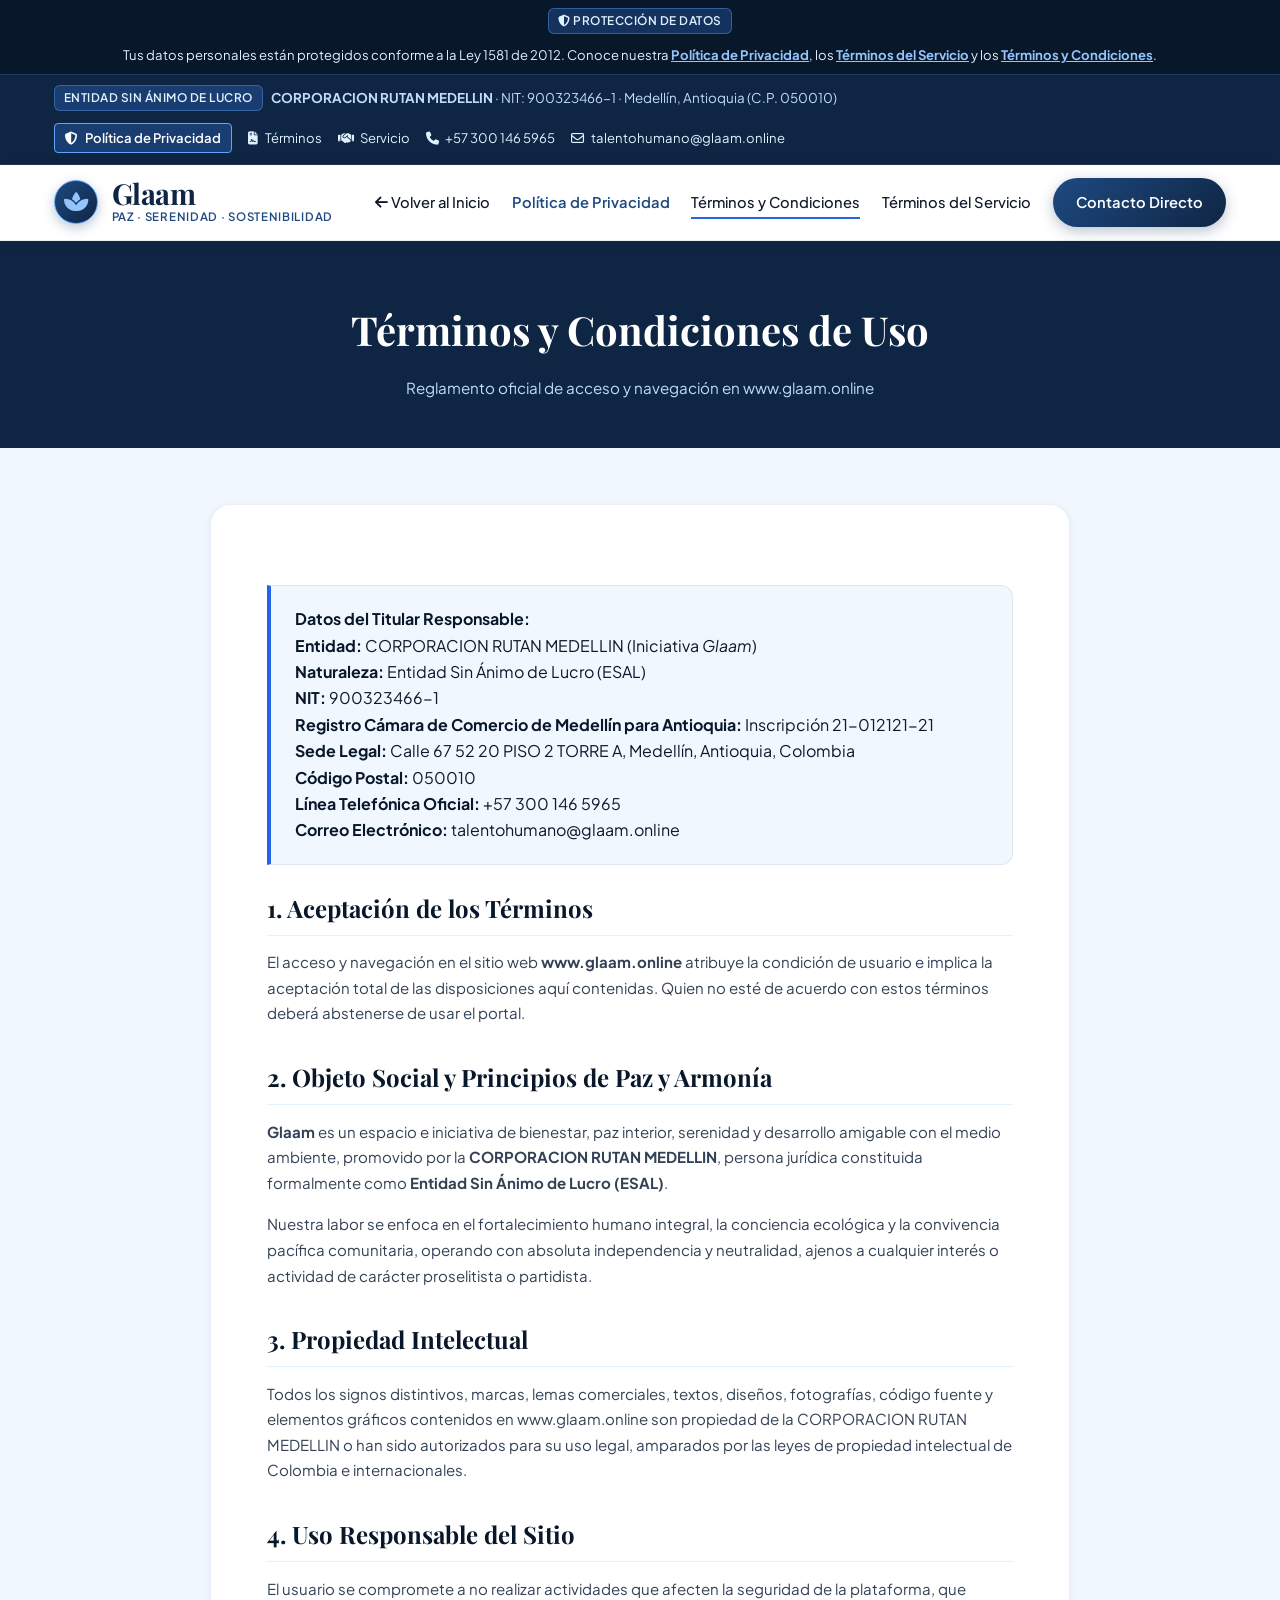
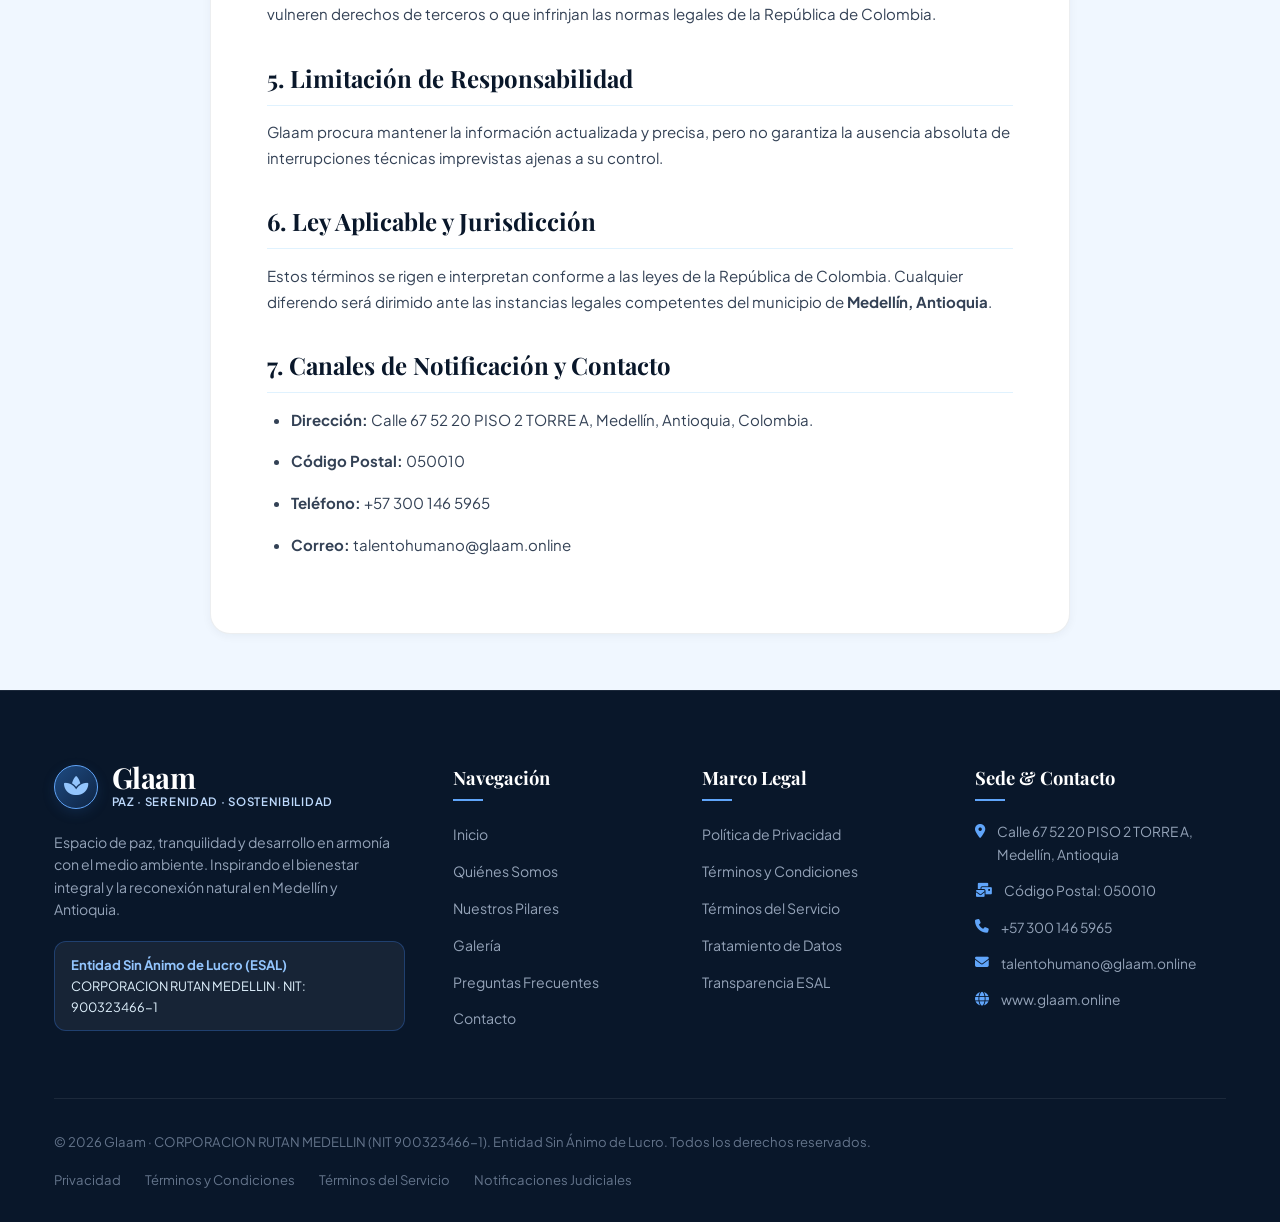
<file: terminos-y-condiciones.html>
﻿<!DOCTYPE html>
<html lang="es">
<head>
    <meta charset="UTF-8">
    <meta name="viewport" content="width=device-width, initial-scale=1.0">
    <title>Términos y Condiciones de Uso | Glaam</title>
    <meta name="description" content="Términos y Condiciones de Uso del portal web oficial de Glaam - CORPORACION RUTAN MEDELLIN (NIT 900323466-1), Entidad Sin Ánimo de Lucro en Medellín, Antioquia.">
    <meta name="robots" content="index, follow">

    <!-- Fuentes Google -->
    <link rel="preconnect" href="https://fonts.googleapis.com">
    <link rel="preconnect" href="https://fonts.gstatic.com" crossorigin>
    <link href="https://fonts.googleapis.com/css2?family=Playfair+Display:ital,wght@0,600;0,700;1,400&family=Plus+Jakarta+Sans:wght@300;400;500;600;700&display=swap" rel="stylesheet">
    <link rel="stylesheet" href="https://cdnjs.cloudflare.com/ajax/libs/font-awesome/6.4.0/css/all.min.css">
    <link rel="stylesheet" href="styles.css">
</head>
<body>

    <!-- BANNER PERMANENTE DE PRIVACIDAD Y TRANSPARENCIA (INICIO DE PÁGINA) -->
    <div class="privacy-alert-banner">
        <div class="container privacy-alert-content">
            <span class="esal-badge-mini"><i class="fa-solid fa-shield-halved"></i> Protección de Datos</span>
            <span>Tus datos personales están protegidos conforme a la Ley 1581 de 2012. Conoce nuestra <a href="politica-de-privacidad.html"><strong>Política de Privacidad</strong></a>, los <a href="terminos-del-servicio.html"><strong>Términos del Servicio</strong></a> y los <a href="terminos-y-condiciones.html"><strong>Términos y Condiciones</strong></a>.</span>
        </div>
    </div>

    <!-- TOP BAR INSTITUCIONAL -->
    <div class="top-bar">
        <div class="container top-bar-content">
            <div class="top-bar-badge">
                <span class="esal-badge-mini">Entidad Sin Ánimo de Lucro</span>
                <span><strong>CORPORACION RUTAN MEDELLIN</strong> · NIT: 900323466-1 · Medellín, Antioquia (C.P. 050010)</span>
            </div>
            <div class="top-bar-links">
                <a href="politica-de-privacidad.html" class="top-bar-privacy-btn"><i class="fa-solid fa-shield-halved"></i> Política de Privacidad</a>
                <a href="terminos-y-condiciones.html"><i class="fa-solid fa-file-contract"></i> Términos</a>
                <a href="terminos-del-servicio.html"><i class="fa-solid fa-handshake"></i> Servicio</a>
                <a href="tel:3001465965"><i class="fa-solid fa-phone"></i> +57 300 146 5965</a>
                <a href="mailto:talentohumano@glaam.online"><i class="fa-regular fa-envelope"></i> talentohumano@glaam.online</a>
            </div>
        </div>
    </div>

    <!-- NAVBAR -->
    <header class="navbar">
        <div class="container nav-container">
            <a href="index.html" class="brand-logo">
                <div class="logo-symbol">
                    <i class="fa-solid fa-spa"></i>
                </div>
                <div class="logo-text-block">
                    <span class="logo-title">Glaam</span>
                    <span class="logo-subtitle">Paz · Serenidad · Sostenibilidad</span>
                </div>
            </a>
            <nav class="nav-links">
                <a href="index.html" class="nav-link"><i class="fa-solid fa-arrow-left"></i> Volver al Inicio</a>
                <a href="politica-de-privacidad.html" class="nav-link nav-privacy-link">Política de Privacidad</a>
                <a href="terminos-y-condiciones.html" class="nav-link active">Términos y Condiciones</a>
                <a href="terminos-del-servicio.html" class="nav-link">Términos del Servicio</a>
                <a href="index.html#contacto" class="btn btn-primary">Contacto Directo</a>
            </nav>
            <button class="mobile-menu-btn" aria-label="Abrir menú">
                <i class="fa-solid fa-bars"></i>
            </button>
        </div>
    </header>

    <!-- HEADER LEGAL -->
    <section class="legal-header">
        <div class="container">
            <h1>Términos y Condiciones de Uso</h1>
            <p>Reglamento oficial de acceso y navegación en www.glaam.online</p>
        </div>
    </section>

    <!-- CUERPO LEGAL -->
    <main class="container">
        <article class="legal-body">

            <div class="legal-highlight-box">
                <strong>Datos del Titular Responsable:</strong><br>
                <strong>Entidad:</strong> CORPORACION RUTAN MEDELLIN (Iniciativa <em>Glaam</em>)<br>
                <strong>Naturaleza:</strong> Entidad Sin Ánimo de Lucro (ESAL)<br>
                <strong>NIT:</strong> 900323466-1<br>
                <strong>Registro Cámara de Comercio de Medellín para Antioquia:</strong> Inscripción 21-012121-21<br>
                <strong>Sede Legal:</strong> Calle 67 52 20 PISO 2 TORRE A, Medellín, Antioquia, Colombia<br>
                <strong>Código Postal:</strong> 050010<br>
                <strong>Línea Telefónica Oficial:</strong> +57 300 146 5965<br>
                <strong>Correo Electrónico:</strong> talentohumano@glaam.online
            </div>

            <h2>1. Aceptación de los Términos</h2>
            <p>El acceso y navegación en el sitio web <strong>www.glaam.online</strong> atribuye la condición de usuario e implica la aceptación total de las disposiciones aquí contenidas. Quien no esté de acuerdo con estos términos deberá abstenerse de usar el portal.</p>

            <h2>2. Objeto Social y Principios de Paz y Armonía</h2>
            <p><strong>Glaam</strong> es un espacio e iniciativa de bienestar, paz interior, serenidad y desarrollo amigable con el medio ambiente, promovido por la <strong>CORPORACION RUTAN MEDELLIN</strong>, persona jurídica constituida formalmente como <strong>Entidad Sin Ánimo de Lucro (ESAL)</strong>.</p>
            <p>Nuestra labor se enfoca en el fortalecimiento humano integral, la conciencia ecológica y la convivencia pacífica comunitaria, operando con absoluta independencia y neutralidad, ajenos a cualquier interés o actividad de carácter proselitista o partidista.</p>

            <h2>3. Propiedad Intelectual</h2>
            <p>Todos los signos distintivos, marcas, lemas comerciales, textos, diseños, fotografías, código fuente y elementos gráficos contenidos en www.glaam.online son propiedad de la CORPORACION RUTAN MEDELLIN o han sido autorizados para su uso legal, amparados por las leyes de propiedad intelectual de Colombia e internacionales.</p>

            <h2>4. Uso Responsable del Sitio</h2>
            <p>El usuario se compromete a no realizar actividades que afecten la seguridad de la plataforma, que vulneren derechos de terceros o que infrinjan las normas legales de la República de Colombia.</p>

            <h2>5. Limitación de Responsabilidad</h2>
            <p>Glaam procura mantener la información actualizada y precisa, pero no garantiza la ausencia absoluta de interrupciones técnicas imprevistas ajenas a su control.</p>

            <h2>6. Ley Aplicable y Jurisdicción</h2>
            <p>Estos términos se rigen e interpretan conforme a las leyes de la República de Colombia. Cualquier diferendo será dirimido ante las instancias legales competentes del municipio de <strong>Medellín, Antioquia</strong>.</p>

            <h2>7. Canales de Notificación y Contacto</h2>
            <ul>
                <li><strong>Dirección:</strong> Calle 67 52 20 PISO 2 TORRE A, Medellín, Antioquia, Colombia.</li>
                <li><strong>Código Postal:</strong> 050010</li>
                <li><strong>Teléfono:</strong> +57 300 146 5965</li>
                <li><strong>Correo:</strong> <a href="mailto:talentohumano@glaam.online">talentohumano@glaam.online</a></li>
            </ul>

        </article>
    </main>

    <!-- FOOTER INSTITUCIONAL -->
    <footer class="site-footer">
        <div class="container">
            <div class="footer-grid">
                <div class="footer-col-brand">
                    <div class="brand-logo">
                        <div class="logo-symbol"><i class="fa-solid fa-spa"></i></div>
                        <div class="logo-text-block">
                            <span class="logo-title">Glaam</span>
                            <span class="logo-subtitle">Paz · Serenidad · Sostenibilidad</span>
                        </div>
                    </div>
                    <p>Espacio de paz, tranquilidad y desarrollo en armonía con el medio ambiente. Inspirando el bienestar integral y la reconexión natural en Medellín y Antioquia.</p>
                    <div class="footer-esal-badge">
                        <strong>Entidad Sin Ánimo de Lucro (ESAL)</strong>
                        <span>CORPORACION RUTAN MEDELLIN · NIT: 900323466-1</span>
                    </div>
                </div>

                <div>
                    <h4 class="footer-heading">Navegación</h4>
                    <ul class="footer-links">
                        <li><a href="index.html">Inicio</a></li>
                        <li><a href="index.html#quienes-somos">Quiénes Somos</a></li>
                        <li><a href="index.html#pilares">Nuestros Pilares</a></li>
                        <li><a href="index.html#galeria">Galería</a></li>
                        <li><a href="index.html#faq">Preguntas Frecuentes</a></li>
                        <li><a href="index.html#contacto">Contacto</a></li>
                    </ul>
                </div>

                <div>
                    <h4 class="footer-heading">Marco Legal</h4>
                    <ul class="footer-links">
                        <li><a href="politica-de-privacidad.html">Política de Privacidad</a></li>
                        <li><a href="terminos-y-condiciones.html">Términos y Condiciones</a></li>
                        <li><a href="terminos-del-servicio.html">Términos del Servicio</a></li>
                        <li><a href="politica-de-privacidad.html#habeas-data">Tratamiento de Datos</a></li>
                        <li><a href="index.html#transparencia">Transparencia ESAL</a></li>
                    </ul>
                </div>

                <div>
                    <h4 class="footer-heading">Sede & Contacto</h4>
                    <ul class="footer-contact-list">
                        <li><i class="fa-solid fa-location-dot"></i> <span>Calle 67 52 20 PISO 2 TORRE A, Medellín, Antioquia</span></li>
                        <li><i class="fa-solid fa-envelopes-bulk"></i> <span>Código Postal: 050010</span></li>
                        <li><i class="fa-solid fa-phone"></i> <span>+57 300 146 5965</span></li>
                        <li><i class="fa-solid fa-envelope"></i> <span>talentohumano@glaam.online</span></li>
                        <li><i class="fa-solid fa-globe"></i> <span>www.glaam.online</span></li>
                    </ul>
                </div>
            </div>

            <div class="footer-bottom">
                <p>&copy; 2026 Glaam · CORPORACION RUTAN MEDELLIN (NIT 900323466-1). Entidad Sin Ánimo de Lucro. Todos los derechos reservados.</p>
                <div class="footer-legal-links">
                    <a href="politica-de-privacidad.html">Privacidad</a>
                    <a href="terminos-y-condiciones.html">Términos y Condiciones</a>
                    <a href="terminos-del-servicio.html">Términos del Servicio</a>
                    <a href="mailto:talentohumano@glaam.online">Notificaciones Judiciales</a>
                </div>
            </div>
        </div>
    </footer>

    <script src="app.js"></script>
</body>
</html>
</file>
<file: styles.css>
/* ==========================================================================
   GLAAM - ESTILOS OFICIALES
   Iniciativa de Bienestar, Paz y Armonía Ambiental
   CORPORACION RUTAN MEDELLIN · Entidad Sin Ánimo de Lucro (ESAL)
   ========================================================================== */

:root {
    --blue-950: #09172a;
    --blue-900: #0f2544;
    --blue-800: #16365f;
    --blue-700: #1e4a81;
    --blue-600: #2563eb;
    --blue-500: #3b82f6;
    --blue-400: #60a5fa;
    --blue-300: #93c5fd;
    --blue-200: #bfdbfe;
    --blue-100: #e0f2fe;
    --blue-50: #f0f7ff;

    --ocean-teal: #0d9488;
    --ocean-light: #ccfbf1;
    --sky-soft: #f8fafc;

    --text-primary: #0f172a;
    --text-secondary: #334155;
    --text-muted: #64748b;
    --text-inverse: #ffffff;

    --white: #ffffff;
    --card-bg: #ffffff;
    --border-color: #cbd5e1;
    --border-light: rgba(15, 37, 68, 0.08);

    --font-heading: 'Playfair Display', Georgia, serif;
    --font-body: 'Plus Jakarta Sans', system-ui, -apple-system, sans-serif;

    --radius-sm: 6px;
    --radius-md: 12px;
    --radius-lg: 20px;
    --radius-full: 9999px;

    --shadow-sm: 0 2px 10px rgba(15, 37, 68, 0.05);
    --shadow-md: 0 10px 30px rgba(15, 37, 68, 0.08);
    --shadow-lg: 0 20px 50px rgba(15, 37, 68, 0.12);
    --transition: all 0.3s cubic-bezier(0.16, 1, 0.3, 1);
}

*, *::before, *::after {
    box-sizing: border-box;
    margin: 0;
    padding: 0;
}

html {
    scroll-behavior: smooth;
    font-size: 16px;
}

body {
    font-family: var(--font-body);
    color: var(--text-primary);
    background-color: var(--blue-50);
    line-height: 1.65;
    -webkit-font-smoothing: antialiased;
}

img {
    max-width: 100%;
    height: auto;
    display: block;
}

a {
    color: inherit;
    text-decoration: none;
    transition: var(--transition);
}

.container {
    width: 100%;
    max-width: 1220px;
    margin-left: auto;
    margin-right: auto;
    padding-left: 1.5rem;
    padding-right: 1.5rem;
}

/* BANNER DE PRIVACIDAD Y TRANSPARENCIA SUPERIOR */
.privacy-alert-banner {
    background: var(--blue-950);
    color: var(--blue-100);
    font-size: 0.82rem;
    padding: 0.5rem 0;
    border-bottom: 1px solid rgba(96, 165, 250, 0.25);
    text-align: center;
}

.privacy-alert-content {
    display: flex;
    align-items: center;
    justify-content: center;
    flex-wrap: wrap;
    gap: 0.6rem;
}

.privacy-alert-content a {
    color: var(--blue-300);
    text-decoration: underline;
    font-weight: 600;
}

.privacy-alert-content a:hover {
    color: var(--white);
}

.esal-badge-mini {
    background: rgba(59, 130, 246, 0.25);
    color: #e0f2fe;
    border: 1px solid rgba(96, 165, 250, 0.4);
    padding: 0.15rem 0.55rem;
    border-radius: var(--radius-sm);
    font-weight: 600;
    font-size: 0.74rem;
    text-transform: uppercase;
    letter-spacing: 0.5px;
}

/* TOP BAR */
.top-bar {
    background-color: var(--blue-900);
    color: var(--blue-200);
    font-size: 0.84rem;
    border-bottom: 1px solid rgba(255, 255, 255, 0.08);
    padding: 0.65rem 0;
}

.top-bar-content {
    display: flex;
    justify-content: space-between;
    align-items: center;
    flex-wrap: wrap;
    gap: 0.75rem;
}

.top-bar-badge {
    display: inline-flex;
    align-items: center;
    gap: 0.5rem;
}

.top-bar-links {
    display: flex;
    align-items: center;
    gap: 1rem;
    flex-wrap: wrap;
}

.top-bar-links a {
    color: var(--blue-100);
    display: inline-flex;
    align-items: center;
    gap: 0.4rem;
    font-size: 0.82rem;
}

.top-bar-links a:hover {
    color: var(--white);
}

.top-bar-privacy-btn {
    background: rgba(59, 130, 246, 0.25);
    border: 1px solid var(--blue-400);
    padding: 0.2rem 0.65rem;
    border-radius: 4px;
    color: var(--white) !important;
    font-weight: 600;
}

/* NAVBAR */
.navbar {
    background-color: rgba(255, 255, 255, 0.96);
    backdrop-filter: blur(12px);
    position: sticky;
    top: 0;
    z-index: 1000;
    border-bottom: 1px solid var(--border-light);
    box-shadow: 0 4px 20px rgba(15, 37, 68, 0.04);
}

.nav-container {
    display: flex;
    justify-content: space-between;
    align-items: center;
    padding-top: 0.85rem;
    padding-bottom: 0.85rem;
}

.brand-logo {
    display: flex;
    align-items: center;
    gap: 0.85rem;
}

.logo-symbol {
    width: 44px;
    height: 44px;
    background: linear-gradient(135deg, var(--blue-700), var(--blue-900));
    color: var(--blue-300);
    border-radius: 50%;
    display: flex;
    align-items: center;
    justify-content: center;
    font-size: 1.35rem;
    box-shadow: 0 4px 12px rgba(30, 74, 129, 0.3);
    border: 1.5px solid var(--blue-400);
}

.logo-text-block {
    display: flex;
    flex-direction: column;
}

.logo-title {
    font-family: var(--font-heading);
    font-size: 1.8rem;
    font-weight: 700;
    color: var(--blue-900);
    letter-spacing: -0.5px;
    line-height: 1;
}

.logo-subtitle {
    font-size: 0.72rem;
    color: var(--blue-700);
    letter-spacing: 0.7px;
    font-weight: 600;
    text-transform: uppercase;
}

.nav-links {
    display: flex;
    align-items: center;
    gap: 1.35rem;
}

.nav-link {
    font-size: 0.92rem;
    font-weight: 500;
    color: var(--text-primary);
    position: relative;
    padding: 0.3rem 0;
}

.nav-link::after {
    content: '';
    position: absolute;
    bottom: 0;
    left: 0;
    width: 0;
    height: 2px;
    background-color: var(--blue-600);
    transition: var(--transition);
}

.nav-link:hover::after,
.nav-link.active::after {
    width: 100%;
}

.nav-privacy-link {
    color: var(--blue-700) !important;
    font-weight: 600 !important;
}

.mobile-menu-btn {
    display: none;
    background: none;
    border: none;
    font-size: 1.5rem;
    color: var(--blue-900);
    cursor: pointer;
}

/* BOTONES */
.btn {
    display: inline-flex;
    align-items: center;
    justify-content: center;
    gap: 0.5rem;
    font-size: 0.92rem;
    font-weight: 600;
    padding: 0.75rem 1.45rem;
    border-radius: var(--radius-full);
    cursor: pointer;
    transition: var(--transition);
    border: none;
    text-align: center;
}

.btn-primary {
    background: linear-gradient(135deg, var(--blue-700), var(--blue-900));
    color: var(--white);
    box-shadow: 0 4px 14px rgba(22, 54, 95, 0.3);
}

.btn-primary:hover {
    background: linear-gradient(135deg, var(--blue-800), var(--blue-950));
    transform: translateY(-2px);
    box-shadow: 0 6px 18px rgba(9, 23, 42, 0.4);
}

.btn-secondary {
    background: linear-gradient(135deg, var(--blue-500), var(--blue-700));
    color: var(--white);
    box-shadow: 0 4px 14px rgba(59, 130, 246, 0.3);
}

.btn-secondary:hover {
    filter: brightness(1.08);
    transform: translateY(-2px);
}

.btn-outline {
    background: transparent;
    color: var(--blue-900);
    border: 1.5px solid var(--blue-700);
}

.btn-outline:hover {
    background-color: var(--blue-700);
    color: var(--white);
}

.btn-outline-white {
    background: rgba(255, 255, 255, 0.08);
    color: var(--white);
    border: 1.5px solid rgba(255, 255, 255, 0.6);
    backdrop-filter: blur(4px);
}

.btn-outline-white:hover {
    background: var(--white);
    color: var(--blue-950);
}

/* HERO */
.hero {
    position: relative;
    padding: 5rem 0 5.5rem;
    background: radial-gradient(circle at top right, rgba(96, 165, 250, 0.15), transparent 50%),
                radial-gradient(circle at bottom left, rgba(13, 148, 136, 0.1), transparent 40%),
                var(--blue-50);
    overflow: hidden;
}

.hero-grid {
    display: grid;
    grid-template-columns: 1.15fr 0.85fr;
    gap: 3.5rem;
    align-items: center;
}

.hero-badge {
    display: inline-flex;
    align-items: center;
    gap: 0.5rem;
    background: var(--blue-100);
    color: var(--blue-900);
    padding: 0.4rem 1rem;
    border-radius: var(--radius-full);
    font-size: 0.84rem;
    font-weight: 600;
    margin-bottom: 1.25rem;
    border: 1px solid var(--blue-200);
}

.hero-title {
    font-family: var(--font-heading);
    font-size: 2.9rem;
    line-height: 1.2;
    color: var(--blue-950);
    margin-bottom: 1.25rem;
    font-weight: 700;
}

.hero-title span {
    color: var(--blue-600);
    font-style: italic;
}

.hero-description {
    font-size: 1.12rem;
    color: var(--text-secondary);
    line-height: 1.7;
    margin-bottom: 2rem;
    max-width: 580px;
}

.hero-actions {
    display: flex;
    flex-wrap: wrap;
    gap: 1rem;
    margin-bottom: 2.5rem;
}

.hero-trust-row-4 {
    display: grid;
    grid-template-columns: repeat(4, 1fr);
    gap: 1rem;
    padding-top: 1.75rem;
    border-top: 1px solid var(--border-color);
}

.trust-item {
    display: flex;
    align-items: center;
    gap: 0.75rem;
}

.trust-icon {
    width: 40px;
    height: 40px;
    border-radius: var(--radius-md);
    background: var(--blue-800);
    color: var(--blue-200);
    display: flex;
    align-items: center;
    justify-content: center;
    font-size: 1.1rem;
    flex-shrink: 0;
}

.trust-text strong {
    display: block;
    font-size: 0.92rem;
    color: var(--blue-950);
}

.trust-text span {
    font-size: 0.76rem;
    color: var(--text-muted);
}

.hero-visual {
    position: relative;
}

.hero-image-card {
    position: relative;
    border-radius: var(--radius-lg);
    overflow: hidden;
    box-shadow: var(--shadow-lg);
    border: 6px solid var(--white);
}

.hero-image-card img {
    width: 100%;
    height: 480px;
    object-fit: cover;
    transition: transform 0.6s ease;
}

.hero-image-card:hover img {
    transform: scale(1.03);
}

.floating-badge {
    position: absolute;
    bottom: -1.25rem;
    left: -1.25rem;
    background: var(--white);
    padding: 1rem 1.25rem;
    border-radius: var(--radius-md);
    box-shadow: var(--shadow-md);
    border: 1px solid var(--border-light);
    display: flex;
    align-items: center;
    gap: 0.85rem;
    max-width: 280px;
}

.floating-badge-icon {
    width: 42px;
    height: 42px;
    background: var(--blue-100);
    color: var(--blue-700);
    border-radius: 50%;
    display: flex;
    align-items: center;
    justify-content: center;
    font-size: 1.25rem;
    flex-shrink: 0;
}

.floating-badge-text h5 {
    font-size: 0.9rem;
    color: var(--blue-900);
    margin-bottom: 0.15rem;
}

.floating-badge-text p {
    font-size: 0.74rem;
    color: var(--text-muted);
    line-height: 1.3;
}

/* SECCIONES COMUNES */
.section {
    padding: 5rem 0;
}

.section-bg-white {
    background-color: var(--white);
}

.section-bg-blue {
    background-color: var(--blue-900);
    color: var(--blue-100);
}

.section-header {
    text-align: center;
    max-width: 760px;
    margin: 0 auto 3.5rem;
}

.section-tag {
    display: inline-block;
    font-size: 0.8rem;
    font-weight: 700;
    text-transform: uppercase;
    letter-spacing: 1.2px;
    color: var(--blue-700);
    background: var(--blue-100);
    padding: 0.3rem 0.85rem;
    border-radius: var(--radius-full);
    margin-bottom: 0.85rem;
}

.section-tag.light {
    background: rgba(255, 255, 255, 0.12);
    color: var(--blue-200);
}

.section-title {
    font-family: var(--font-heading);
    font-size: 2.3rem;
    color: var(--blue-950);
    line-height: 1.25;
    margin-bottom: 1rem;
}

.section-title.light {
    color: var(--white);
}

.section-desc {
    font-size: 1.05rem;
    color: var(--text-secondary);
}

.section-desc.light {
    color: var(--blue-200);
}

/* QUIÉNES SOMOS / INSTITUCIONAL */
.about-grid {
    display: grid;
    grid-template-columns: 1fr 1fr;
    gap: 3.5rem;
    align-items: center;
}

.about-image-wrapper {
    position: relative;
}

.about-image {
    border-radius: var(--radius-lg);
    overflow: hidden;
    box-shadow: var(--shadow-md);
    border: 5px solid var(--white);
    height: 440px;
}

.about-image img {
    width: 100%;
    height: 100%;
    object-fit: cover;
}

.esal-verified-stamp {
    position: absolute;
    top: 1.5rem;
    right: 1.5rem;
    background: rgba(10, 23, 42, 0.92);
    backdrop-filter: blur(8px);
    color: var(--white);
    padding: 0.75rem 1rem;
    border-radius: var(--radius-md);
    border: 1px solid var(--blue-400);
    display: flex;
    align-items: center;
    gap: 0.75rem;
    box-shadow: var(--shadow-md);
}

.esal-stamp-icon {
    color: var(--blue-400);
    font-size: 1.4rem;
}

.esal-stamp-text strong {
    display: block;
    font-size: 0.8rem;
    letter-spacing: 0.5px;
    text-transform: uppercase;
}

.esal-stamp-text span {
    font-size: 0.72rem;
    color: var(--blue-200);
}

.about-content h3 {
    font-family: var(--font-heading);
    font-size: 1.85rem;
    color: var(--blue-900);
    margin-bottom: 1.25rem;
    line-height: 1.3;
}

.about-content p {
    color: var(--text-secondary);
    margin-bottom: 1.25rem;
    font-size: 0.98rem;
}

.chamber-box {
    background: var(--white);
    border-left: 4px solid var(--blue-600);
    padding: 1.25rem;
    border-radius: 0 var(--radius-md) var(--radius-md) 0;
    margin: 1.75rem 0;
    box-shadow: var(--shadow-sm);
    border-top: 1px solid var(--border-light);
    border-right: 1px solid var(--border-light);
    border-bottom: 1px solid var(--border-light);
}

.chamber-header {
    display: flex;
    align-items: center;
    gap: 0.6rem;
    color: var(--blue-900);
    font-weight: 700;
    font-size: 0.95rem;
    margin-bottom: 0.5rem;
}

.chamber-list {
    list-style: none;
    display: grid;
    grid-template-columns: 1fr 1fr;
    gap: 0.5rem;
    font-size: 0.83rem;
    color: var(--text-secondary);
}

.chamber-list li strong {
    color: var(--blue-950);
}

/* PILARES */
.pillars-grid {
    display: grid;
    grid-template-columns: repeat(3, 1fr);
    gap: 2rem;
}

.pillar-card {
    background: var(--card-bg);
    border-radius: var(--radius-lg);
    padding: 2.25rem 2rem;
    box-shadow: var(--shadow-sm);
    border: 1px solid var(--border-light);
    transition: var(--transition);
    display: flex;
    flex-direction: column;
}

.pillar-card:hover {
    transform: translateY(-6px);
    box-shadow: var(--shadow-md);
    border-color: var(--blue-400);
}

.pillar-icon-box {
    width: 60px;
    height: 60px;
    border-radius: var(--radius-md);
    background: var(--blue-100);
    color: var(--blue-700);
    display: flex;
    align-items: center;
    justify-content: center;
    font-size: 1.5rem;
    margin-bottom: 1.5rem;
    transition: var(--transition);
}

.pillar-card:hover .pillar-icon-box {
    background: var(--blue-700);
    color: var(--white);
}

.pillar-card h4 {
    font-family: var(--font-heading);
    font-size: 1.35rem;
    color: var(--blue-950);
    margin-bottom: 0.85rem;
}

.pillar-card p {
    color: var(--text-secondary);
    font-size: 0.94rem;
    margin-bottom: 1.25rem;
    flex-grow: 1;
}

.pillar-features {
    list-style: none;
    border-top: 1px solid var(--border-color);
    padding-top: 1rem;
    font-size: 0.86rem;
    color: var(--text-muted);
}

.pillar-features li {
    display: flex;
    align-items: center;
    gap: 0.5rem;
    margin-bottom: 0.4rem;
}

.pillar-features li i {
    color: var(--blue-600);
}

/* GALERIA VISUAL (4 IMAGENES) */
.gallery-grid-4 {
    display: grid;
    grid-template-columns: repeat(2, 1fr);
    gap: 1.5rem;
}

.gallery-item {
    position: relative;
    border-radius: var(--radius-md);
    overflow: hidden;
    height: 320px;
    box-shadow: var(--shadow-sm);
}

.gallery-item img {
    width: 100%;
    height: 100%;
    object-fit: cover;
    transition: transform 0.6s ease;
}

.gallery-item:hover img {
    transform: scale(1.06);
}

.gallery-overlay {
    position: absolute;
    inset: 0;
    background: linear-gradient(to top, rgba(9, 23, 42, 0.9) 0%, rgba(9, 23, 42, 0.2) 60%, transparent 100%);
    padding: 1.75rem;
    display: flex;
    flex-direction: column;
    justify-content: flex-end;
    color: var(--white);
    opacity: 0.95;
    transition: var(--transition);
}

.gallery-overlay h5 {
    font-family: var(--font-heading);
    font-size: 1.25rem;
    margin-bottom: 0.35rem;
}

.gallery-overlay p {
    font-size: 0.86rem;
    color: var(--blue-100);
}

/* MARCO LEGAL CARDS */
.legal-cards-grid {
    display: grid;
    grid-template-columns: repeat(3, 1fr);
    gap: 2rem;
}

.legal-card {
    background: var(--card-bg);
    border-radius: var(--radius-lg);
    padding: 2.25rem 2rem;
    box-shadow: var(--shadow-sm);
    border: 1px solid var(--border-light);
    display: flex;
    flex-direction: column;
    transition: var(--transition);
}

.legal-card:hover {
    transform: translateY(-5px);
    box-shadow: var(--shadow-md);
    border-color: var(--blue-500);
}

.legal-card-icon {
    width: 56px;
    height: 56px;
    border-radius: var(--radius-md);
    background: var(--blue-50);
    border: 1px solid var(--blue-200);
    color: var(--blue-700);
    display: flex;
    align-items: center;
    justify-content: center;
    font-size: 1.5rem;
    margin-bottom: 1.25rem;
    transition: var(--transition);
}

.legal-card:hover .legal-card-icon {
    background: var(--blue-700);
    color: var(--white);
}

.legal-card h4 {
    font-family: var(--font-heading);
    font-size: 1.3rem;
    color: var(--blue-950);
    margin-bottom: 0.75rem;
}

.legal-card p {
    font-size: 0.92rem;
    color: var(--text-secondary);
    line-height: 1.6;
    margin-bottom: 1.5rem;
    flex-grow: 1;
}

.legal-card-meta {
    font-size: 0.8rem;
    color: var(--text-muted);
    margin-bottom: 1.25rem;
    padding-top: 0.75rem;
    border-top: 1px dashed var(--border-color);
}

.legal-card-btn {
    width: 100%;
}

/* FAQ */
.faq-container {
    max-width: 820px;
    margin: 0 auto;
}

.faq-item {
    background: var(--white);
    border: 1px solid var(--border-light);
    border-radius: var(--radius-md);
    margin-bottom: 1rem;
    overflow: hidden;
    transition: var(--transition);
}

.faq-question {
    width: 100%;
    padding: 1.25rem 1.5rem;
    text-align: left;
    background: none;
    border: none;
    display: flex;
    justify-content: space-between;
    align-items: center;
    font-family: var(--font-heading);
    font-size: 1.1rem;
    color: var(--blue-900);
    cursor: pointer;
    font-weight: 600;
}

.faq-question i {
    color: var(--blue-600);
    transition: transform 0.3s ease;
}

.faq-answer {
    padding: 0 1.5rem 1.25rem;
    font-size: 0.94rem;
    color: var(--text-secondary);
    display: none;
    line-height: 1.6;
}

.faq-item.active .faq-answer {
    display: block;
}

.faq-item.active .faq-question i {
    transform: rotate(180deg);
}

/* CONTACTO */
.contact-grid {
    display: grid;
    grid-template-columns: 0.95fr 1.05fr;
    gap: 3.5rem;
    align-items: start;
}

.contact-info-card {
    background: var(--blue-950);
    color: var(--blue-50);
    border-radius: var(--radius-lg);
    padding: 2.75rem 2.25rem;
    box-shadow: var(--shadow-md);
    position: relative;
    overflow: hidden;
}

.contact-info-card::after {
    content: '';
    position: absolute;
    bottom: -50px;
    right: -50px;
    width: 200px;
    height: 200px;
    background: radial-gradient(circle, rgba(59, 130, 246, 0.25), transparent 70%);
    pointer-events: none;
}

.contact-info-card h3 {
    font-family: var(--font-heading);
    font-size: 1.75rem;
    color: var(--white);
    margin-bottom: 0.75rem;
}

.contact-info-card > p {
    color: var(--blue-200);
    font-size: 0.95rem;
    margin-bottom: 2rem;
}

.contact-channels {
    display: flex;
    flex-direction: column;
    gap: 1.35rem;
    margin-bottom: 2.5rem;
}

.channel-item {
    display: flex;
    align-items: flex-start;
    gap: 1rem;
}

.channel-icon {
    width: 44px;
    height: 44px;
    background: rgba(255, 255, 255, 0.08);
    border: 1px solid rgba(255, 255, 255, 0.15);
    border-radius: var(--radius-md);
    color: var(--blue-300);
    display: flex;
    align-items: center;
    justify-content: center;
    font-size: 1.15rem;
    flex-shrink: 0;
}

.channel-details span {
    display: block;
    font-size: 0.78rem;
    text-transform: uppercase;
    color: var(--blue-200);
    letter-spacing: 0.5px;
}

.channel-details a, .channel-details strong {
    font-size: 0.98rem;
    color: var(--white);
    font-weight: 600;
}

.contact-form-card {
    background: var(--white);
    padding: 2.75rem 2.5rem;
    border-radius: var(--radius-lg);
    box-shadow: var(--shadow-sm);
    border: 1px solid var(--border-light);
}

.contact-form-card h4 {
    font-family: var(--font-heading);
    font-size: 1.5rem;
    color: var(--blue-900);
    margin-bottom: 0.4rem;
}

.contact-form-card p {
    color: var(--text-muted);
    font-size: 0.9rem;
    margin-bottom: 1.75rem;
}

.form-group {
    margin-bottom: 1.25rem;
}

.form-group label {
    display: block;
    font-size: 0.85rem;
    font-weight: 600;
    color: var(--blue-950);
    margin-bottom: 0.4rem;
}

.form-control {
    width: 100%;
    padding: 0.8rem 1rem;
    border: 1px solid var(--border-color);
    border-radius: var(--radius-sm);
    font-family: var(--font-body);
    font-size: 0.92rem;
    background-color: var(--blue-50);
    transition: var(--transition);
}

.form-control:focus {
    outline: none;
    border-color: var(--blue-600);
    background-color: var(--white);
    box-shadow: 0 0 0 3px rgba(37, 99, 235, 0.15);
}

textarea.form-control {
    resize: vertical;
    min-height: 120px;
}

.form-checkbox {
    display: flex;
    align-items: flex-start;
    gap: 0.6rem;
    font-size: 0.82rem;
    color: var(--text-secondary);
    margin-bottom: 1.5rem;
}

.form-checkbox input {
    margin-top: 0.2rem;
}

.form-checkbox a {
    color: var(--blue-700);
    text-decoration: underline;
}

/* FOOTER */
.site-footer {
    background-color: var(--blue-950);
    color: var(--blue-200);
    padding: 4.5rem 0 2rem;
    border-top: 1px solid rgba(255, 255, 255, 0.08);
}

.footer-grid {
    display: grid;
    grid-template-columns: 1.4fr 0.8fr 0.9fr 1fr;
    gap: 3rem;
    margin-bottom: 3.5rem;
}

.footer-col-brand .logo-title {
    color: var(--white);
}

.footer-col-brand .logo-subtitle {
    color: var(--blue-200);
}

.footer-col-brand p {
    font-size: 0.88rem;
    line-height: 1.6;
    margin: 1.25rem 0;
    color: #94a3b8;
}

.footer-esal-badge {
    background: rgba(255, 255, 255, 0.06);
    border: 1px solid rgba(59, 130, 246, 0.3);
    padding: 0.75rem 1rem;
    border-radius: var(--radius-md);
    font-size: 0.8rem;
    color: var(--blue-100);
}

.footer-esal-badge strong {
    color: var(--blue-300);
    display: block;
    font-size: 0.82rem;
}

.footer-heading {
    font-family: var(--font-heading);
    font-size: 1.15rem;
    color: var(--white);
    margin-bottom: 1.25rem;
    position: relative;
    padding-bottom: 0.5rem;
}

.footer-heading::after {
    content: '';
    position: absolute;
    bottom: 0;
    left: 0;
    width: 30px;
    height: 2px;
    background: var(--blue-400);
}

.footer-links {
    list-style: none;
}

.footer-links li {
    margin-bottom: 0.65rem;
}

.footer-links a {
    font-size: 0.88rem;
    color: #94a3b8;
}

.footer-links a:hover {
    color: var(--white);
    padding-left: 4px;
}

.footer-contact-list {
    list-style: none;
    font-size: 0.86rem;
    color: #94a3b8;
}

.footer-contact-list li {
    display: flex;
    align-items: flex-start;
    gap: 0.75rem;
    margin-bottom: 0.85rem;
}

.footer-contact-list i {
    color: var(--blue-400);
    margin-top: 0.2rem;
}

.footer-bottom {
    padding-top: 2rem;
    border-top: 1px solid rgba(255, 255, 255, 0.08);
    display: flex;
    justify-content: space-between;
    align-items: center;
    flex-wrap: wrap;
    gap: 1rem;
    font-size: 0.82rem;
    color: #64748b;
}

.footer-legal-links {
    display: flex;
    gap: 1.5rem;
    flex-wrap: wrap;
}

.footer-legal-links a:hover {
    color: var(--white);
}

/* PAGINAS LEGALES */
.legal-header {
    background: var(--blue-900);
    color: var(--white);
    padding: 3.5rem 0 3rem;
    text-align: center;
}

.legal-header h1 {
    font-family: var(--font-heading);
    font-size: 2.5rem;
    margin-bottom: 0.75rem;
}

.legal-header p {
    color: var(--blue-200);
    font-size: 0.95rem;
}

.legal-body {
    max-width: 860px;
    margin: 3.5rem auto;
    background: var(--white);
    padding: 3.5rem;
    border-radius: var(--radius-lg);
    box-shadow: var(--shadow-sm);
    border: 1px solid var(--border-light);
}

.legal-body h2 {
    font-family: var(--font-heading);
    font-size: 1.5rem;
    color: var(--blue-950);
    margin-top: 2rem;
    margin-bottom: 0.85rem;
    border-bottom: 1px solid var(--blue-100);
    padding-bottom: 0.4rem;
}

.legal-body h2:first-of-type {
    margin-top: 0;
}

.legal-body p, .legal-body li {
    font-size: 0.94rem;
    color: var(--text-secondary);
    line-height: 1.7;
    margin-bottom: 1rem;
}

.legal-body ul, .legal-body ol {
    margin-left: 1.5rem;
    margin-bottom: 1.25rem;
}

.legal-highlight-box {
    background: var(--blue-50);
    border-left: 4px solid var(--blue-600);
    padding: 1.25rem 1.5rem;
    border-radius: 0 var(--radius-md) var(--radius-md) 0;
    margin: 1.5rem 0;
    border-top: 1px solid var(--border-light);
    border-right: 1px solid var(--border-light);
    border-bottom: 1px solid var(--border-light);
}

.legal-highlight-box strong {
    color: var(--blue-950);
}

/* RESPONSIVE */
@media (max-width: 992px) {
    .hero-grid, .about-grid, .contact-grid {
        grid-template-columns: 1fr;
        gap: 2.5rem;
    }

    .pillars-grid, .gallery-grid-4, .legal-cards-grid {
        grid-template-columns: 1fr;
    }

    .hero-trust-row-4 {
        grid-template-columns: repeat(2, 1fr);
    }

    .footer-grid {
        grid-template-columns: 1fr 1fr;
    }
}

@media (max-width: 768px) {
    .top-bar-links {
        justify-content: center;
    }

    .mobile-menu-btn {
        display: block;
    }

    .nav-links {
        display: none;
        position: absolute;
        top: 100%;
        left: 0;
        width: 100%;
        background: var(--white);
        flex-direction: column;
        padding: 1.5rem;
        box-shadow: var(--shadow-md);
        border-top: 1px solid var(--border-light);
    }

    .nav-links.active {
        display: flex;
    }

    .hero-title {
        font-size: 2.2rem;
    }

    .hero-trust-row-4 {
        grid-template-columns: 1fr;
    }

    .footer-grid {
        grid-template-columns: 1fr;
    }

    .legal-body {
        padding: 1.75rem;
        margin: 1.5rem 1rem;
    }
}
</file>
